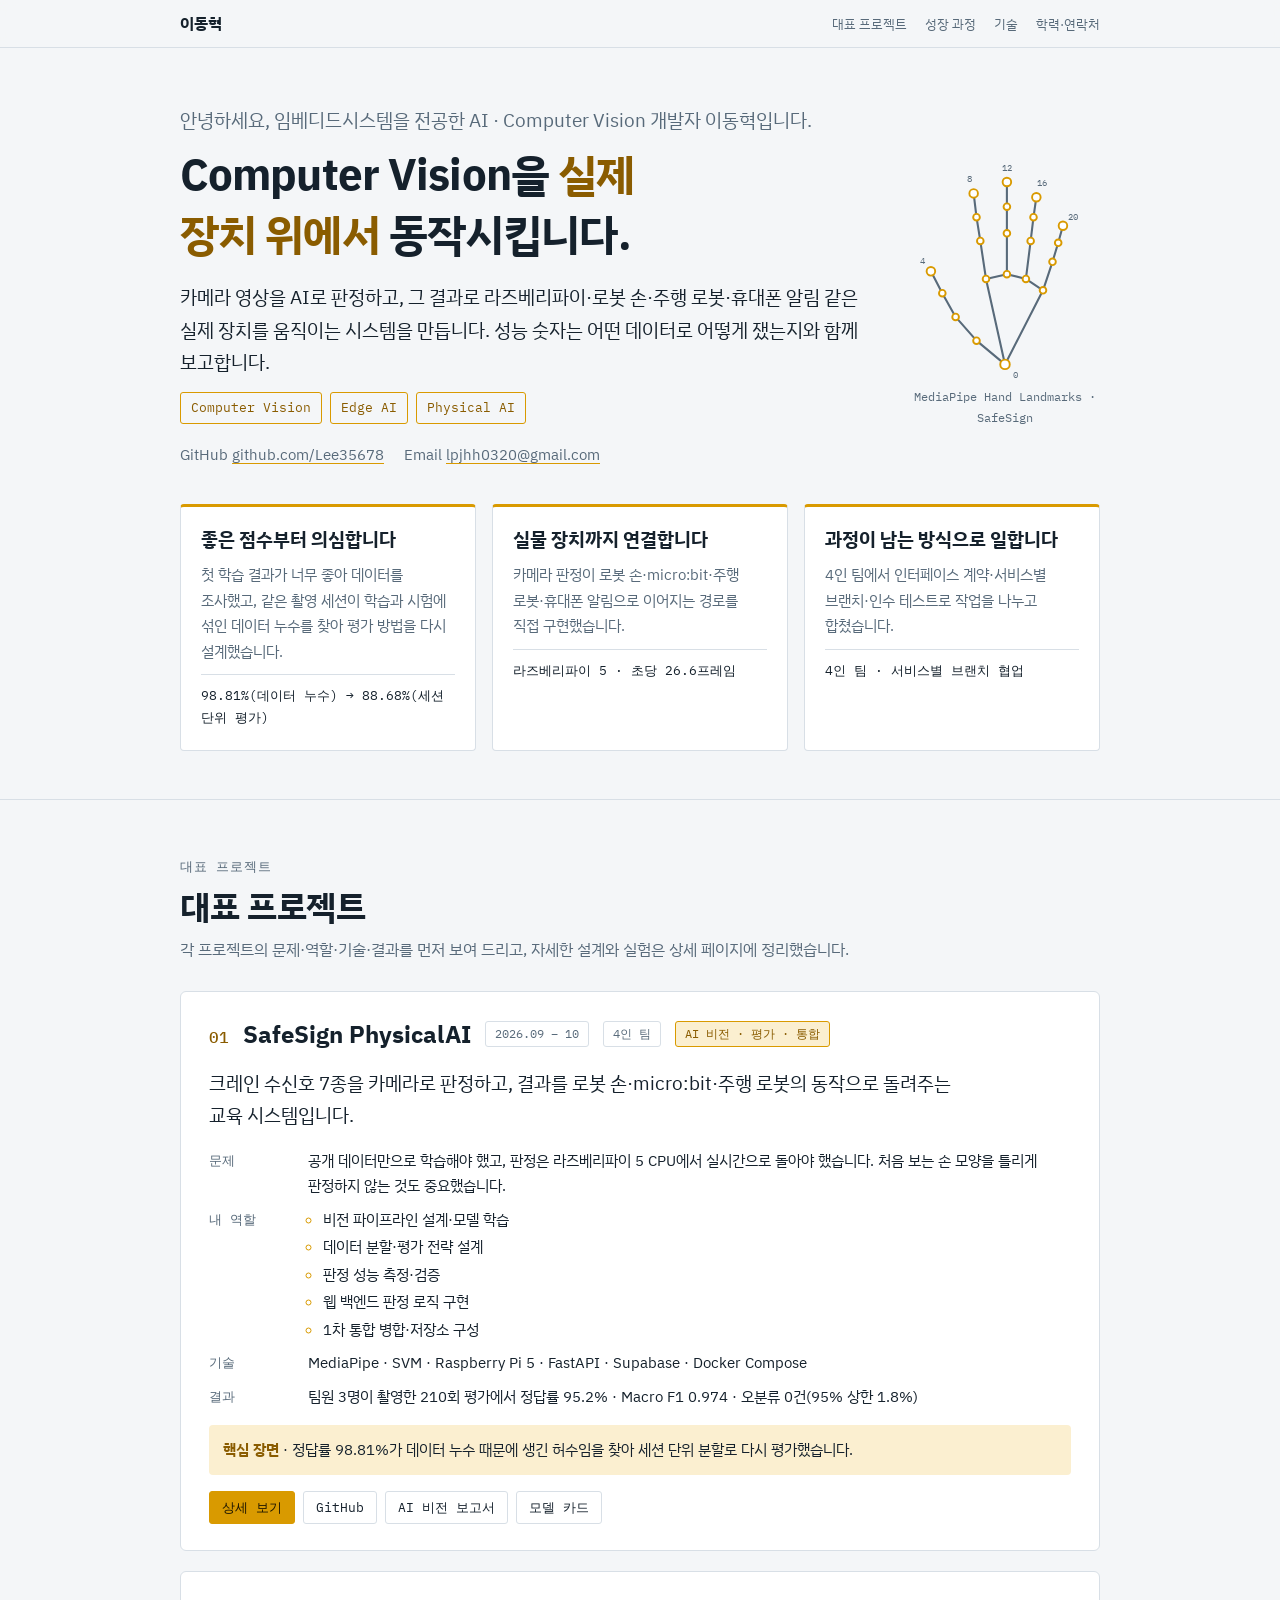
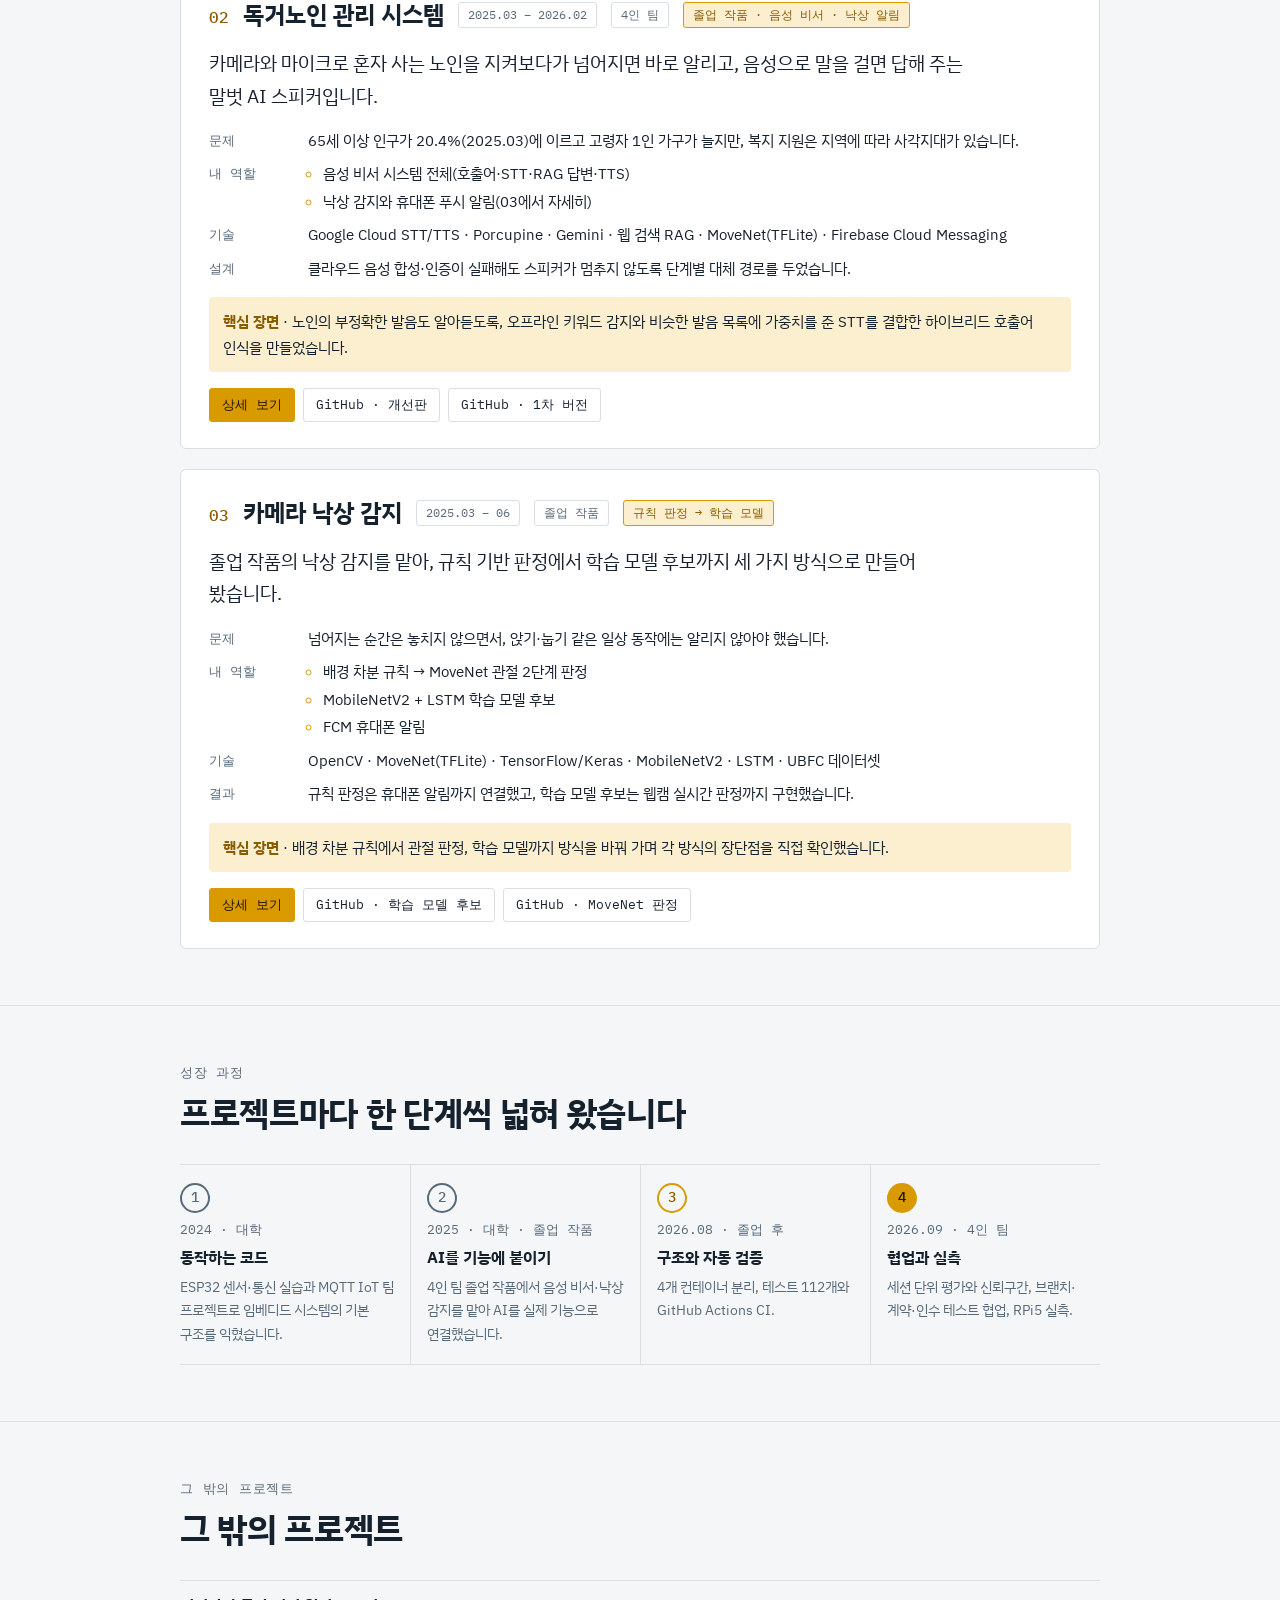
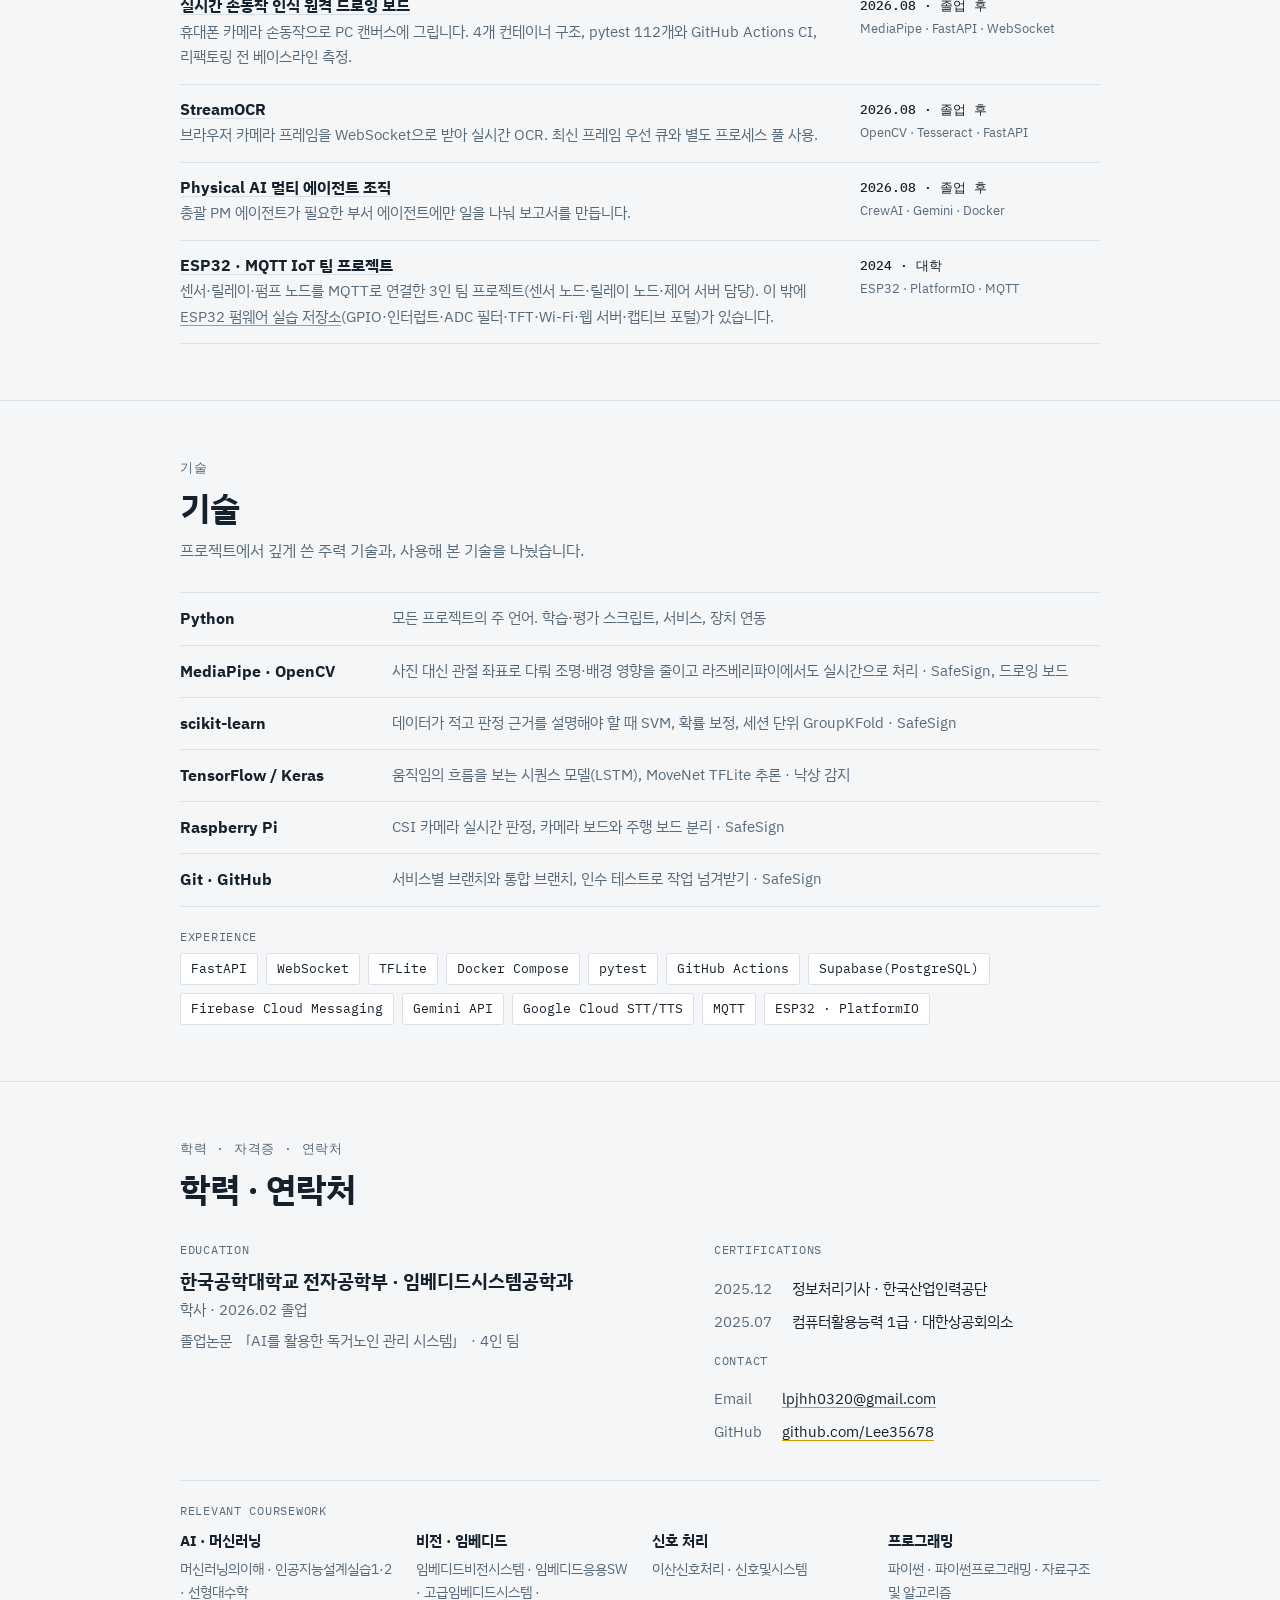
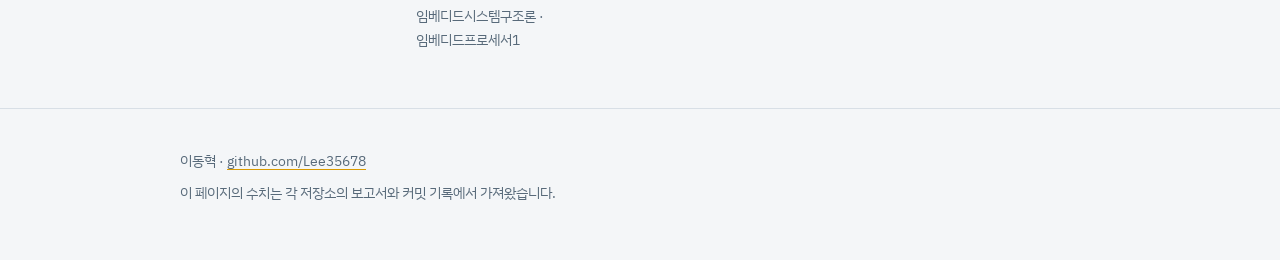
<file: index.html>
<!doctype html>
<html lang="ko">
<head>
<meta charset="utf-8">
<meta name="viewport" content="width=device-width, initial-scale=1, viewport-fit=cover">
<title>이동혁 포트폴리오</title>
<meta name="description" content="AI · Computer Vision 개발자 이동혁의 프로젝트 포트폴리오">
<link rel="preconnect" href="https://fonts.googleapis.com">
<link rel="preconnect" href="https://fonts.gstatic.com" crossorigin>
<link rel="stylesheet" href="https://fonts.googleapis.com/css2?family=IBM+Plex+Mono:wght@400;500&family=IBM+Plex+Sans+KR:wght@400;500;700&display=swap">
<link rel="stylesheet" href="assets/style.css">
</head>
<body>

<header class="topbar">
  <div class="wrap">
    <span class="who">이동혁</span>
    <nav aria-label="목차">
      <a href="#featured">대표 프로젝트</a>
      <a href="#path">성장 과정</a>
      <a href="#skills">기술</a>
      <a href="#edu">학력·연락처</a>
    </nav>
  </div>
</header>

<main>
  <div class="wrap">
    <div class="hero">
      <div class="hero-top">
        <div>
          <p class="hello">안녕하세요, 임베디드시스템을 전공한 AI · Computer Vision 개발자 이동혁입니다.</p>
          <h1>Computer Vision을 <em>실제 장치 위에서</em> 동작시킵니다.</h1>
          <p class="lead">카메라 영상을 AI로 판정하고, 그 결과로 라즈베리파이·로봇 손·주행 로봇·휴대폰 알림 같은 실제 장치를 움직이는 시스템을 만듭니다. 성능 숫자는 어떤 데이터로 어떻게 쟀는지와 함께 보고합니다.</p>
          <div class="tags"><span>Computer Vision</span><span>Edge AI</span><span>Physical AI</span></div>
          <p class="contact"><span>GitHub <a href="https://github.com/Lee35678">github.com/Lee35678</a></span><span>Email <a href="mailto:lpjhh0320@gmail.com">lpjhh0320@gmail.com</a></span></p>
        </div>
        <figure class="hand" aria-label="MediaPipe 손 랜드마크 21개 구조도">
          <svg viewBox="0 0 200 250" role="img">
            <title>손 랜드마크 21개와 연결선</title>
            <g stroke="var(--muted)" stroke-width="2.2" stroke-linecap="round" stroke-linejoin="round" fill="none">
              <polyline points="100,232 70,207 48,182 34,157 22,134"/>
              <polyline points="100,232 80,142 74,102 70,77 67,52"/>
              <polyline points="80,142 102,137 122,142 140,154"/>
              <polyline points="102,137 102,94 102,66 102,40"/>
              <polyline points="122,142 127,102 130,77 133,56"/>
              <polyline points="100,232 140,154 150,124 156,104 161,86"/>
            </g>
            <g fill="var(--surface)" stroke="var(--accent)" stroke-width="2">
              <circle cx="100" cy="232" r="5"/>
              <circle cx="70" cy="207" r="3.5"/><circle cx="48" cy="182" r="3.5"/><circle cx="34" cy="157" r="3.5"/><circle cx="22" cy="134" r="4.5"/>
              <circle cx="80" cy="142" r="3.5"/><circle cx="74" cy="102" r="3.5"/><circle cx="70" cy="77" r="3.5"/><circle cx="67" cy="52" r="4.5"/>
              <circle cx="102" cy="137" r="3.5"/><circle cx="102" cy="94" r="3.5"/><circle cx="102" cy="66" r="3.5"/><circle cx="102" cy="40" r="4.5"/>
              <circle cx="122" cy="142" r="3.5"/><circle cx="127" cy="102" r="3.5"/><circle cx="130" cy="77" r="3.5"/><circle cx="133" cy="56" r="4.5"/>
              <circle cx="140" cy="154" r="3.5"/><circle cx="150" cy="124" r="3.5"/><circle cx="156" cy="104" r="3.5"/><circle cx="161" cy="86" r="4.5"/>
            </g>
            <g font-family="IBM Plex Mono, monospace" font-size="9" fill="var(--muted)">
              <text x="108" y="246">0</text><text x="10" y="126">4</text><text x="60" y="40">8</text>
              <text x="97" y="28">12</text><text x="134" y="44">16</text><text x="166" y="80">20</text>
            </g>
          </svg>
          <figcaption>MediaPipe Hand Landmarks · SafeSign</figcaption>
        </figure>
      </div>

      <ul class="points">
        <li class="point">
          <h2>좋은 점수부터 의심합니다</h2>
          <p>첫 학습 결과가 너무 좋아 데이터를 조사했고, 같은 촬영 세션이 학습과 시험에 섞인 데이터 누수를 찾아 평가 방법을 다시 설계했습니다.</p>
          <p class="fig">98.81%(데이터 누수) → 88.68%(세션 단위 평가)</p>
        </li>
        <li class="point">
          <h2>실물 장치까지 연결합니다</h2>
          <p>카메라 판정이 로봇 손·micro:bit·주행 로봇·휴대폰 알림으로 이어지는 경로를 직접 구현했습니다.</p>
          <p class="fig">라즈베리파이 5 · 초당 26.6프레임</p>
        </li>
        <li class="point">
          <h2>과정이 남는 방식으로 일합니다</h2>
          <p>4인 팀에서 인터페이스 계약·서비스별 브랜치·인수 테스트로 작업을 나누고 합쳤습니다.</p>
          <p class="fig">4인 팀 · 서비스별 브랜치 협업</p>
        </li>
      </ul>
    </div>
  </div>

  <section id="featured">
    <div class="wrap">
      <div class="sec-head">
        <span class="label">대표 프로젝트</span>
        <h2>대표 프로젝트</h2>
        <p>각 프로젝트의 문제·역할·기술·결과를 먼저 보여 드리고, 자세한 설계와 실험은 상세 페이지에 정리했습니다.</p>
      </div>

      <ol class="featured">
        <li class="fp">
          <div class="fp-head"><span class="fp-no">01</span><h3>SafeSign PhysicalAI</h3><span class="chip">2026.09 – 10</span><span class="chip">4인 팀</span><span class="chip strong">AI 비전 · 평가 · 통합</span></div>
          <p class="one">크레인 수신호 7종을 카메라로 판정하고, 결과를 로봇 손·micro:bit·주행 로봇의 동작으로 돌려주는 교육 시스템입니다.</p>
          <dl>
            <dt>문제</dt><dd>공개 데이터만으로 학습해야 했고, 판정은 라즈베리파이 5 CPU에서 실시간으로 돌아야 했습니다. 처음 보는 손 모양을 틀리게 판정하지 않는 것도 중요했습니다.</dd>
            <dt>내 역할</dt><dd><ul class="role-bul"><li>비전 파이프라인 설계·모델 학습</li><li>데이터 분할·평가 전략 설계</li><li>판정 성능 측정·검증</li><li>웹 백엔드 판정 로직 구현</li><li>1차 통합 병합·저장소 구성</li></ul></dd>
            <dt>기술</dt><dd>MediaPipe · SVM · Raspberry Pi 5 · FastAPI · Supabase · Docker Compose</dd>
            <dt>결과</dt><dd>팀원 3명이 촬영한 210회 평가에서 정답률 95.2% · Macro F1 0.974 · 오분류 0건(95% 상한 1.8%)</dd>
          </dl>
          <p class="proof"><b>핵심 장면</b> · 정답률 98.81%가 데이터 누수 때문에 생긴 허수임을 찾아 세션 단위 분할로 다시 평가했습니다.</p>
          <div class="linkrow">
            <a class="btn primary" href="projects/safesign.html">상세 보기</a>
            <a class="btn" href="https://github.com/Lee35678/SafeSign_PhysicalAI/tree/dev">GitHub</a>
            <a class="btn" href="https://github.com/Lee35678/SafeSign_PhysicalAI/blob/dev/document/12_AI%EB%B9%84%EC%A0%84_%EC%A7%84%ED%96%89%EB%B3%B4%EA%B3%A0%EC%84%9C.md">AI 비전 보고서</a>
            <a class="btn" href="https://github.com/Lee35678/SafeSign_PhysicalAI/blob/dev/document/05_%EB%AA%A8%EB%8D%B8%EC%B9%B4%EB%93%9C.md">모델 카드</a>
          </div>
        </li>

        <li class="fp">
          <div class="fp-head"><span class="fp-no">02</span><h3>독거노인 관리 시스템</h3><span class="chip">2025.03 – 2026.02</span><span class="chip">4인 팀</span><span class="chip strong">졸업 작품 · 음성 비서 · 낙상 알림</span></div>
          <p class="one">카메라와 마이크로 혼자 사는 노인을 지켜보다가 넘어지면 바로 알리고, 음성으로 말을 걸면 답해 주는 말벗 AI 스피커입니다.</p>
          <dl>
            <dt>문제</dt><dd>65세 이상 인구가 20.4%(2025.03)에 이르고 고령자 1인 가구가 늘지만, 복지 지원은 지역에 따라 사각지대가 있습니다.</dd>
            <dt>내 역할</dt><dd><ul class="role-bul"><li>음성 비서 시스템 전체(호출어·STT·RAG 답변·TTS)</li><li>낙상 감지와 휴대폰 푸시 알림(03에서 자세히)</li></ul></dd>
            <dt>기술</dt><dd>Google Cloud STT/TTS · Porcupine · Gemini · 웹 검색 RAG · MoveNet(TFLite) · Firebase Cloud Messaging</dd>
            <dt>설계</dt><dd>클라우드 음성 합성·인증이 실패해도 스피커가 멈추지 않도록 단계별 대체 경로를 두었습니다.</dd>
          </dl>
          <p class="proof"><b>핵심 장면</b> · 노인의 부정확한 발음도 알아듣도록, 오프라인 키워드 감지와 비슷한 발음 목록에 가중치를 준 STT를 결합한 하이브리드 호출어 인식을 만들었습니다.</p>
          <div class="linkrow">
            <a class="btn primary" href="projects/ai-speaker.html">상세 보기</a>
            <a class="btn" href="https://github.com/Lee35678/AI_Speaker_new">GitHub · 개선판</a>
            <a class="btn" href="https://github.com/Lee35678/AI_Speaker">GitHub · 1차 버전</a>
          </div>
        </li>

        <li class="fp">
          <div class="fp-head"><span class="fp-no">03</span><h3>카메라 낙상 감지</h3><span class="chip">2025.03 – 06</span><span class="chip">졸업 작품</span><span class="chip strong">규칙 판정 → 학습 모델</span></div>
          <p class="one">졸업 작품의 낙상 감지를 맡아, 규칙 기반 판정에서 학습 모델 후보까지 세 가지 방식으로 만들어 봤습니다.</p>
          <dl>
            <dt>문제</dt><dd>넘어지는 순간은 놓치지 않으면서, 앉기·눕기 같은 일상 동작에는 알리지 않아야 했습니다.</dd>
            <dt>내 역할</dt><dd><ul class="role-bul"><li>배경 차분 규칙 → MoveNet 관절 2단계 판정</li><li>MobileNetV2 + LSTM 학습 모델 후보</li><li>FCM 휴대폰 알림</li></ul></dd>
            <dt>기술</dt><dd>OpenCV · MoveNet(TFLite) · TensorFlow/Keras · MobileNetV2 · LSTM · UBFC 데이터셋</dd>
            <dt>결과</dt><dd>규칙 판정은 휴대폰 알림까지 연결했고, 학습 모델 후보는 웹캠 실시간 판정까지 구현했습니다.</dd>
          </dl>
          <p class="proof"><b>핵심 장면</b> · 배경 차분 규칙에서 관절 판정, 학습 모델까지 방식을 바꿔 가며 각 방식의 장단점을 직접 확인했습니다.</p>
          <div class="linkrow">
            <a class="btn primary" href="projects/fall-detection.html">상세 보기</a>
            <a class="btn" href="https://github.com/Lee35678/Fall_Detection">GitHub · 학습 모델 후보</a>
            <a class="btn" href="https://github.com/Lee35678/AI_Speaker_new">GitHub · MoveNet 판정</a>
          </div>
        </li>
      </ol>
    </div>
  </section>

  <section id="path">
    <div class="wrap">
      <div class="sec-head">
        <span class="label">성장 과정</span>
        <h2>프로젝트마다 한 단계씩 넓혀 왔습니다</h2>
      </div>
      <ol class="mini-path">
        <li class="mp"><span class="step-no">1</span><span class="when">2024 · 대학</span><h3>동작하는 코드</h3><p>ESP32 센서·통신 실습과 MQTT IoT 팀 프로젝트로 임베디드 시스템의 기본 구조를 익혔습니다.</p></li>
        <li class="mp"><span class="step-no">2</span><span class="when">2025 · 대학 · 졸업 작품</span><h3>AI를 기능에 붙이기</h3><p>4인 팀 졸업 작품에서 음성 비서·낙상 감지를 맡아 AI를 실제 기능으로 연결했습니다.</p></li>
        <li class="mp"><span class="step-no">3</span><span class="when">2026.08 · 졸업 후</span><h3>구조와 자동 검증</h3><p>4개 컨테이너 분리, 테스트 112개와 GitHub Actions CI.</p></li>
        <li class="mp"><span class="step-no">4</span><span class="when">2026.09 · 4인 팀</span><h3>협업과 실측</h3><p>세션 단위 평가와 신뢰구간, 브랜치·계약·인수 테스트 협업, RPi5 실측.</p></li>
      </ol>
    </div>
  </section>

  <section id="others">
    <div class="wrap">
      <div class="sec-head">
        <span class="label">그 밖의 프로젝트</span>
        <h2>그 밖의 프로젝트</h2>
      </div>
      <div class="others">
        <div class="orow"><div><h3><a href="https://github.com/Lee35678/Real-time-Hand-Gesture-Recognition-Remote-Drawing-Board">실시간 손동작 인식 원격 드로잉 보드</a></h3><p>휴대폰 카메라 손동작으로 PC 캔버스에 그립니다. 4개 컨테이너 구조, pytest 112개와 GitHub Actions CI, 리팩토링 전 베이스라인 측정.</p></div><aside><b>2026.08 · 졸업 후</b>MediaPipe · FastAPI · WebSocket</aside></div>
        <div class="orow"><div><h3><a href="https://github.com/Lee35678/Real-time-OCR-based-text-extraction">StreamOCR</a></h3><p>브라우저 카메라 프레임을 WebSocket으로 받아 실시간 OCR. 최신 프레임 우선 큐와 별도 프로세스 풀 사용.</p></div><aside><b>2026.08 · 졸업 후</b>OpenCV · Tesseract · FastAPI</aside></div>
        <div class="orow"><div><h3><a href="https://github.com/Lee35678/AI_Agent">Physical AI 멀티 에이전트 조직</a></h3><p>총괄 PM 에이전트가 필요한 부서 에이전트에만 일을 나눠 보고서를 만듭니다.</p></div><aside><b>2026.08 · 졸업 후</b>CrewAI · Gemini · Docker</aside></div>
        <div class="orow"><div><h3><a href="https://github.com/Lee35678/iot_TeamProject">ESP32 · MQTT IoT 팀 프로젝트</a></h3><p>센서·릴레이·펌프 노드를 MQTT로 연결한 3인 팀 프로젝트(센서 노드·릴레이 노드·제어 서버 담당). 이 밖에 <a href="https://github.com/Lee35678?tab=repositories&amp;q=&amp;language=c%2B%2B">ESP32 펌웨어 실습 저장소</a>(GPIO·인터럽트·ADC 필터·TFT·Wi-Fi·웹 서버·캡티브 포털)가 있습니다.</p></div><aside><b>2024 · 대학</b>ESP32 · PlatformIO · MQTT</aside></div>
      </div>
    </div>
  </section>

  <section id="skills">
    <div class="wrap">
      <div class="sec-head">
        <span class="label">기술</span>
        <h2>기술</h2>
        <p>프로젝트에서 깊게 쓴 주력 기술과, 사용해 본 기술을 나눴습니다.</p>
      </div>
      <div class="core" role="table" aria-label="주력 기술">
        <div class="core-row" role="row"><b role="cell">Python</b><span role="cell">모든 프로젝트의 주 언어. 학습·평가 스크립트, 서비스, 장치 연동</span></div>
        <div class="core-row" role="row"><b role="cell">MediaPipe · OpenCV</b><span role="cell">사진 대신 관절 좌표로 다뤄 조명·배경 영향을 줄이고 라즈베리파이에서도 실시간으로 처리 · SafeSign, 드로잉 보드</span></div>
        <div class="core-row" role="row"><b role="cell">scikit-learn</b><span role="cell">데이터가 적고 판정 근거를 설명해야 할 때 SVM, 확률 보정, 세션 단위 GroupKFold · SafeSign</span></div>
        <div class="core-row" role="row"><b role="cell">TensorFlow / Keras</b><span role="cell">움직임의 흐름을 보는 시퀀스 모델(LSTM), MoveNet TFLite 추론 · 낙상 감지</span></div>
        <div class="core-row" role="row"><b role="cell">Raspberry Pi</b><span role="cell">CSI 카메라 실시간 판정, 카메라 보드와 주행 보드 분리 · SafeSign</span></div>
        <div class="core-row" role="row"><b role="cell">Git · GitHub</b><span role="cell">서비스별 브랜치와 통합 브랜치, 인수 테스트로 작업 넘겨받기 · SafeSign</span></div>
      </div>
      <div class="exp">
        <span class="role-k">EXPERIENCE</span>
        <div class="exp-chips"><span>FastAPI</span><span>WebSocket</span><span>TFLite</span><span>Docker Compose</span><span>pytest</span><span>GitHub Actions</span><span>Supabase(PostgreSQL)</span><span>Firebase Cloud Messaging</span><span>Gemini API</span><span>Google Cloud STT/TTS</span><span>MQTT</span><span>ESP32 · PlatformIO</span></div>
      </div>
    </div>
  </section>

  <section id="edu">
    <div class="wrap">
      <div class="sec-head">
        <span class="label">학력 · 자격증 · 연락처</span>
        <h2>학력 · 연락처</h2>
      </div>
      <div class="edu">
        <div class="edu-main">
          <span class="role-k">EDUCATION</span>
          <b>한국공학대학교 전자공학부 · 임베디드시스템공학과</b>
          <p>학사 · 2026.02 졸업</p>
          <p class="edu-thesis">졸업논문 「AI를 활용한 독거노인 관리 시스템」 · 4인 팀</p>
        </div>
        <div class="edu-cert">
          <span class="role-k">CERTIFICATIONS</span>
          <dl class="contact-list">
            <dt>2025.12</dt><dd>정보처리기사 · 한국산업인력공단</dd>
            <dt>2025.07</dt><dd>컴퓨터활용능력 1급 · 대한상공회의소</dd>
          </dl>
          <span class="role-k" style="margin-top:16px;display:block">CONTACT</span>
          <dl class="contact-list">
            <dt>Email</dt><dd><a href="mailto:lpjhh0320@gmail.com">lpjhh0320@gmail.com</a></dd>
            <dt>GitHub</dt><dd><a href="https://github.com/Lee35678">github.com/Lee35678</a></dd>
          </dl>
        </div>
      </div>
      <div class="courses" aria-label="관련 수강 과목">
        <span class="role-k">RELEVANT COURSEWORK</span>
        <div class="course-grid">
          <div><b>AI · 머신러닝</b><p>머신러닝의이해 · 인공지능설계실습1·2 · 선형대수학</p></div>
          <div><b>비전 · 임베디드</b><p>임베디드비전시스템 · 임베디드응용SW · 고급임베디드시스템 · 임베디드시스템구조론 · 임베디드프로세서1</p></div>
          <div><b>신호 처리</b><p>이산신호처리 · 신호및시스템</p></div>
          <div><b>프로그래밍</b><p>파이썬 · 파이썬프로그래밍 · 자료구조 및 알고리즘</p></div>
        </div>
      </div>
    </div>
  </section>

</main>

<footer>
  <div class="wrap">
    <span>이동혁 · <a href="https://github.com/Lee35678">github.com/Lee35678</a></span>
    <span>이 페이지의 수치는 각 저장소의 보고서와 커밋 기록에서 가져왔습니다.</span>
  </div>
</footer>

</body>
</html>
</file>
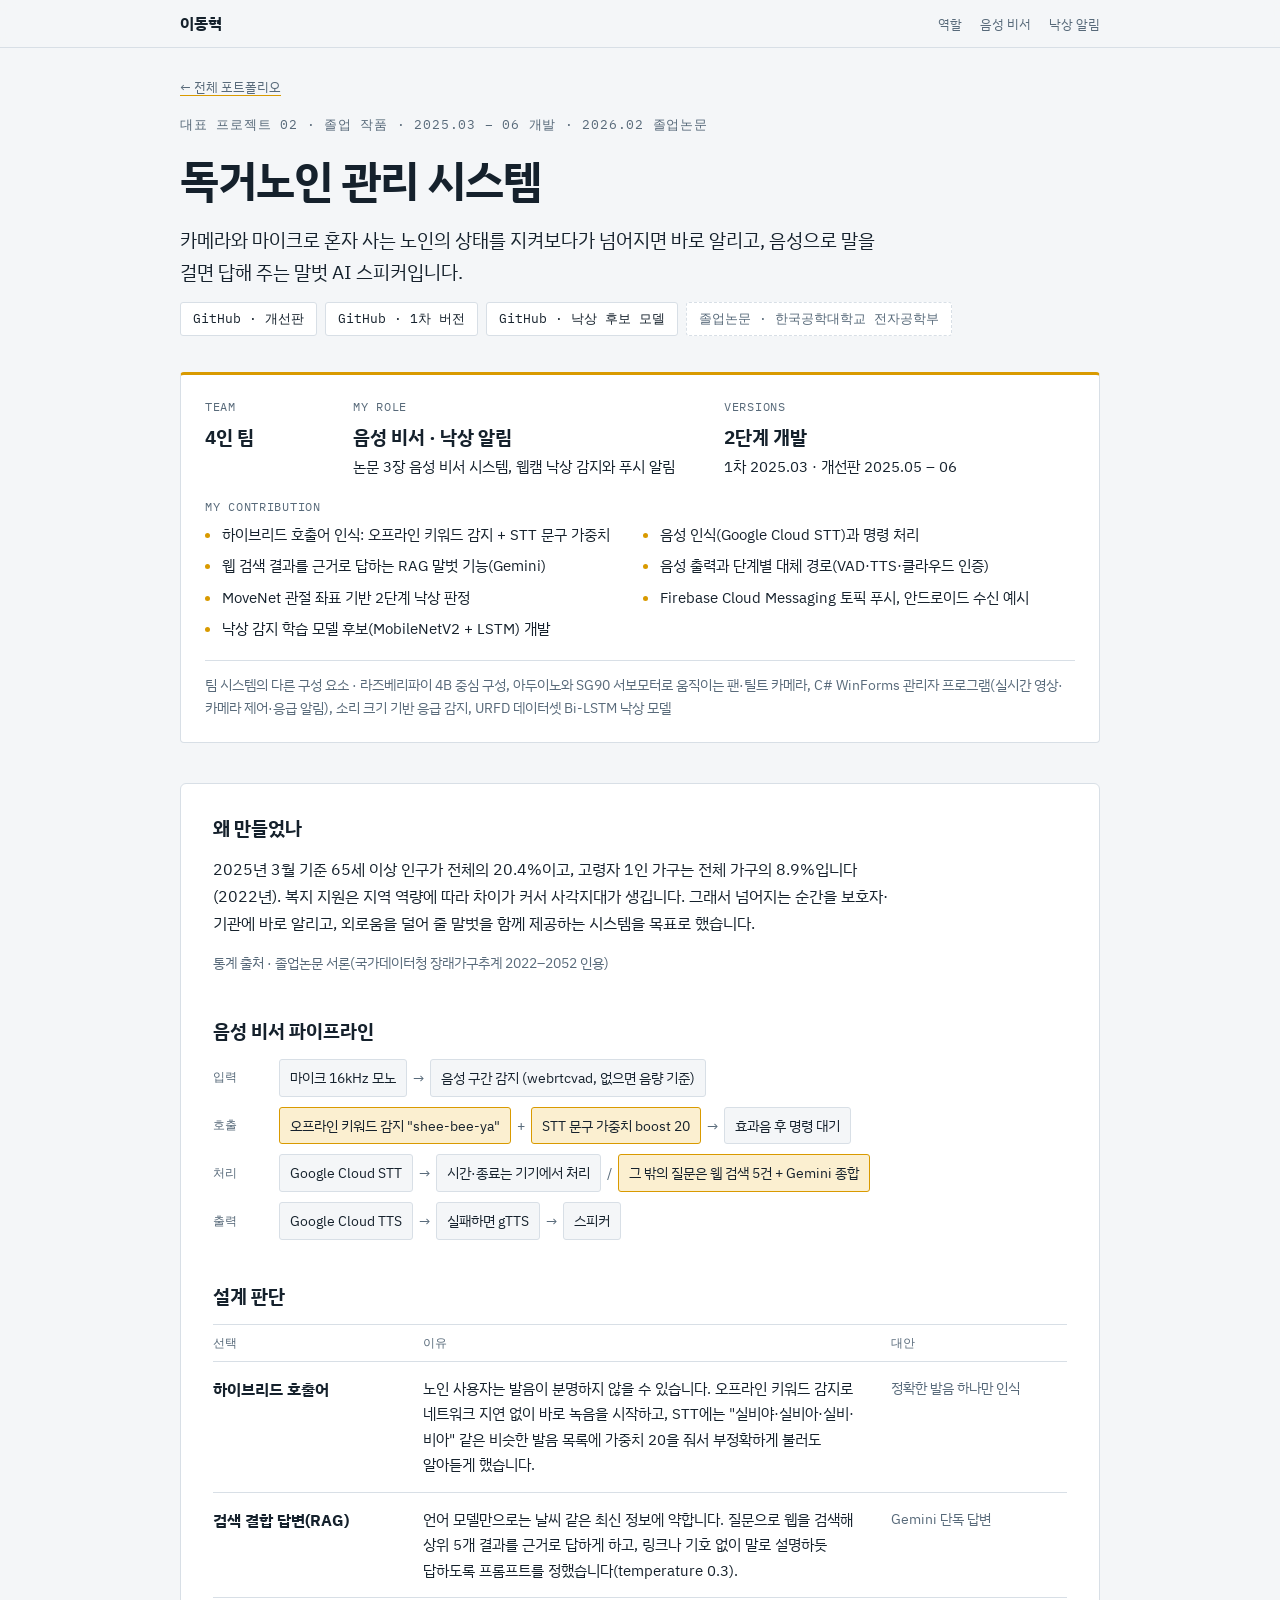
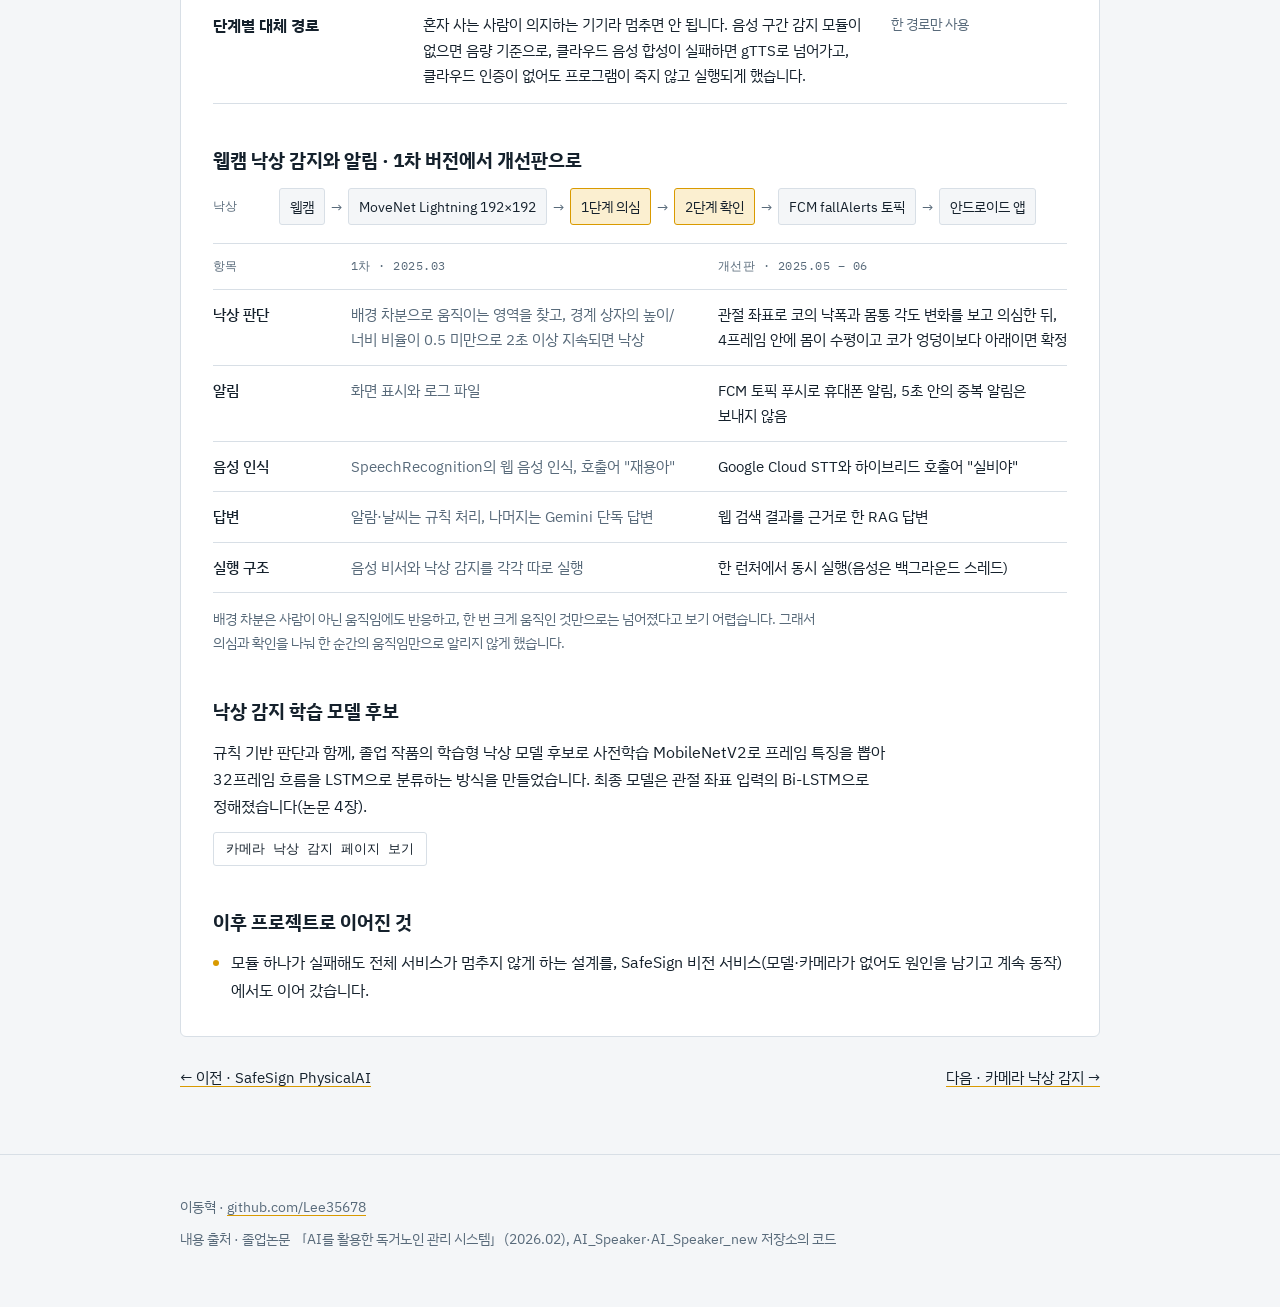
<file: projects/ai-speaker.html>
<!doctype html>
<html lang="ko">
<head>
<meta charset="utf-8">
<meta name="viewport" content="width=device-width, initial-scale=1, viewport-fit=cover">
<title>독거노인 관리 시스템 · 이동혁</title>
<meta name="description" content="4인 팀 졸업 작품 · 음성 비서(호출어·STT·RAG·TTS)와 웹캠 낙상 감지·푸시 알림 담당">
<link rel="preconnect" href="https://fonts.googleapis.com">
<link rel="preconnect" href="https://fonts.gstatic.com" crossorigin>
<link rel="stylesheet" href="https://fonts.googleapis.com/css2?family=IBM+Plex+Mono:wght@400;500&family=IBM+Plex+Sans+KR:wght@400;500;700&display=swap">
<link rel="stylesheet" href="../assets/style.css">
</head>
<body>

<header class="topbar">
  <div class="wrap">
    <a class="who" href="../index.html" style="text-decoration:none">이동혁</a>
    <nav aria-label="목차">
      <a href="#role">역할</a>
      <a href="#voice">음성 비서</a>
      <a href="#fall">낙상 알림</a>
    </nav>
  </div>
</header>

<main>
  <div class="wrap">
    <p class="crumb"><a href="../index.html">← 전체 포트폴리오</a></p>
    <div class="page-head">
      <span class="label">대표 프로젝트 02 · 졸업 작품 · 2025.03 – 06 개발 · 2026.02 졸업논문</span>
      <h1>독거노인 관리 시스템</h1>
      <p class="one">카메라와 마이크로 혼자 사는 노인의 상태를 지켜보다가 넘어지면 바로 알리고, 음성으로 말을 걸면 답해 주는 말벗 AI 스피커입니다.</p>
      <div class="linkrow"><a class="btn" href="https://github.com/Lee35678/AI_Speaker_new">GitHub · 개선판</a><a class="btn" href="https://github.com/Lee35678/AI_Speaker">GitHub · 1차 버전</a><a class="btn" href="https://github.com/Lee35678/Fall_Detection">GitHub · 낙상 후보 모델</a><span class="btn off">졸업논문 · 한국공학대학교 전자공학부</span></div>
    </div>

    <div class="rolebox" id="role">
      <div class="role-top">
        <div><span class="role-k">TEAM</span><b>4인 팀</b></div>
        <div><span class="role-k">MY ROLE</span><b>음성 비서 · 낙상 알림</b><p>논문 3장 음성 비서 시스템, 웹캠 낙상 감지와 푸시 알림</p></div>
        <div><span class="role-k">VERSIONS</span><b>2단계 개발</b><p>1차 2025.03 · 개선판 2025.05 – 06</p></div>
      </div>
      <div>
        <span class="role-k">MY CONTRIBUTION</span>
        <ul class="contrib">
          <li>하이브리드 호출어 인식: 오프라인 키워드 감지 + STT 문구 가중치</li>
          <li>음성 인식(Google Cloud STT)과 명령 처리</li>
          <li>웹 검색 결과를 근거로 답하는 RAG 말벗 기능(Gemini)</li>
          <li>음성 출력과 단계별 대체 경로(VAD·TTS·클라우드 인증)</li>
          <li>MoveNet 관절 좌표 기반 2단계 낙상 판정</li>
          <li>Firebase Cloud Messaging 토픽 푸시, 안드로이드 수신 예시</li>
          <li>낙상 감지 학습 모델 후보(MobileNetV2 + LSTM) 개발</li>
        </ul>
      </div>
      <p class="others-did">팀 시스템의 다른 구성 요소 · 라즈베리파이 4B 중심 구성, 아두이노와 SG90 서보모터로 움직이는 팬·틸트 카메라, C# WinForms 관리자 프로그램(실시간 영상·카메라 제어·응급 알림), 소리 크기 기반 응급 감지, URFD 데이터셋 Bi-LSTM 낙상 모델</p>
    </div>
  </div>

  <div class="wrap" style="padding-block:40px 56px">
    <article class="feature">
      <div class="block">
        <h3>왜 만들었나</h3>
        <p>2025년 3월 기준 65세 이상 인구가 전체의 20.4%이고, 고령자 1인 가구는 전체 가구의 8.9%입니다(2022년). 복지 지원은 지역 역량에 따라 차이가 커서 사각지대가 생깁니다. 그래서 넘어지는 순간을 보호자·기관에 바로 알리고, 외로움을 덜어 줄 말벗을 함께 제공하는 시스템을 목표로 했습니다.</p>
        <p class="note">통계 출처 · 졸업논문 서론(국가데이터청 장래가구추계 2022–2052 인용)</p>
      </div>

      <div class="block" id="voice">
        <h3>음성 비서 파이프라인</h3>
        <div class="flow">
          <div class="flow-line"><span class="k">입력</span><span class="n">마이크 16kHz 모노</span><i>→</i><span class="n">음성 구간 감지 (webrtcvad, 없으면 음량 기준)</span></div>
          <div class="flow-line"><span class="k">호출</span><span class="n hot">오프라인 키워드 감지 "shee-bee-ya"</span><i>+</i><span class="n hot">STT 문구 가중치 boost 20</span><i>→</i><span class="n">효과음 후 명령 대기</span></div>
          <div class="flow-line"><span class="k">처리</span><span class="n">Google Cloud STT</span><i>→</i><span class="n">시간·종료는 기기에서 처리</span><i>/</i><span class="n hot">그 밖의 질문은 웹 검색 5건 + Gemini 종합</span></div>
          <div class="flow-line"><span class="k">출력</span><span class="n">Google Cloud TTS</span><i>→</i><span class="n">실패하면 gTTS</span><i>→</i><span class="n">스피커</span></div>
        </div>
      </div>

      <div class="block">
        <h3>설계 판단</h3>
        <div class="decisions" role="table" aria-label="음성 비서 설계 판단">
          <div class="dec head" role="row"><span role="columnheader">선택</span><span role="columnheader">이유</span><span role="columnheader">대안</span></div>
          <div class="dec" role="row"><b role="cell">하이브리드 호출어</b><p class="why" role="cell">노인 사용자는 발음이 분명하지 않을 수 있습니다. 오프라인 키워드 감지로 네트워크 지연 없이 바로 녹음을 시작하고, STT에는 "실비야·실비아·실비·비아" 같은 비슷한 발음 목록에 가중치 20을 줘서 부정확하게 불러도 알아듣게 했습니다.</p><span class="alt" role="cell">정확한 발음 하나만 인식</span></div>
          <div class="dec" role="row"><b role="cell">검색 결합 답변(RAG)</b><p class="why" role="cell">언어 모델만으로는 날씨 같은 최신 정보에 약합니다. 질문으로 웹을 검색해 상위 5개 결과를 근거로 답하게 하고, 링크나 기호 없이 말로 설명하듯 답하도록 프롬프트를 정했습니다(temperature 0.3).</p><span class="alt" role="cell">Gemini 단독 답변</span></div>
          <div class="dec" role="row"><b role="cell">단계별 대체 경로</b><p class="why" role="cell">혼자 사는 사람이 의지하는 기기라 멈추면 안 됩니다. 음성 구간 감지 모듈이 없으면 음량 기준으로, 클라우드 음성 합성이 실패하면 gTTS로 넘어가고, 클라우드 인증이 없어도 프로그램이 죽지 않고 실행되게 했습니다.</p><span class="alt" role="cell">한 경로만 사용</span></div>
        </div>
      </div>

      <div class="block" id="fall">
        <h3>웹캠 낙상 감지와 알림 · 1차 버전에서 개선판으로</h3>
        <div class="flow" style="margin-bottom:18px">
          <div class="flow-line"><span class="k">낙상</span><span class="n">웹캠</span><i>→</i><span class="n">MoveNet Lightning 192×192</span><i>→</i><span class="n hot">1단계 의심</span><i>→</i><span class="n hot">2단계 확인</span><i>→</i><span class="n">FCM fallAlerts 토픽</span><i>→</i><span class="n">안드로이드 앱</span></div>
        </div>
        <div class="vt" role="table" aria-label="버전별 비교">
          <div class="vt-row head" role="row"><span role="columnheader">항목</span><span role="columnheader">1차 · 2025.03</span><span role="columnheader">개선판 · 2025.05 – 06</span></div>
          <div class="vt-row" role="row"><b role="cell">낙상 판단</b><span class="v1" role="cell">배경 차분으로 움직이는 영역을 찾고, 경계 상자의 높이/너비 비율이 0.5 미만으로 2초 이상 지속되면 낙상</span><span class="v2" role="cell">관절 좌표로 코의 낙폭과 몸통 각도 변화를 보고 의심한 뒤, 4프레임 안에 몸이 수평이고 코가 엉덩이보다 아래이면 확정</span></div>
          <div class="vt-row" role="row"><b role="cell">알림</b><span class="v1" role="cell">화면 표시와 로그 파일</span><span class="v2" role="cell">FCM 토픽 푸시로 휴대폰 알림, 5초 안의 중복 알림은 보내지 않음</span></div>
          <div class="vt-row" role="row"><b role="cell">음성 인식</b><span class="v1" role="cell">SpeechRecognition의 웹 음성 인식, 호출어 "재용아"</span><span class="v2" role="cell">Google Cloud STT와 하이브리드 호출어 "실비야"</span></div>
          <div class="vt-row" role="row"><b role="cell">답변</b><span class="v1" role="cell">알람·날씨는 규칙 처리, 나머지는 Gemini 단독 답변</span><span class="v2" role="cell">웹 검색 결과를 근거로 한 RAG 답변</span></div>
          <div class="vt-row" role="row"><b role="cell">실행 구조</b><span class="v1" role="cell">음성 비서와 낙상 감지를 각각 따로 실행</span><span class="v2" role="cell">한 런처에서 동시 실행(음성은 백그라운드 스레드)</span></div>
        </div>
        <p class="note">배경 차분은 사람이 아닌 움직임에도 반응하고, 한 번 크게 움직인 것만으로는 넘어졌다고 보기 어렵습니다. 그래서 의심과 확인을 나눠 한 순간의 움직임만으로 알리지 않게 했습니다.</p>
      </div>

      <div class="block" id="candidate">
        <h3>낙상 감지 학습 모델 후보</h3>
        <p>규칙 기반 판단과 함께, 졸업 작품의 학습형 낙상 모델 후보로 사전학습 MobileNetV2로 프레임 특징을 뽑아 32프레임 흐름을 LSTM으로 분류하는 방식을 만들었습니다. 최종 모델은 관절 좌표 입력의 Bi-LSTM으로 정해졌습니다(논문 4장).</p>
        <div class="linkrow" style="margin-top:12px"><a class="btn" href="fall-detection.html">카메라 낙상 감지 페이지 보기</a></div>
      </div>

      <div class="block">
        <h3>이후 프로젝트로 이어진 것</h3>
        <ul class="plain-list">
          <li>모듈 하나가 실패해도 전체 서비스가 멈추지 않게 하는 설계를, SafeSign 비전 서비스(모델·카메라가 없어도 원인을 남기고 계속 동작)에서도 이어 갔습니다.</li>
        </ul>
      </div>
    </article>

    <nav class="next-page" aria-label="다른 프로젝트">
      <a href="safesign.html">← 이전 · SafeSign PhysicalAI</a>
      <a href="fall-detection.html">다음 · 카메라 낙상 감지 →</a>
    </nav>
  </div>
</main>

<footer>
  <div class="wrap">
    <span>이동혁 · <a href="https://github.com/Lee35678">github.com/Lee35678</a></span>
    <span>내용 출처 · 졸업논문 「AI를 활용한 독거노인 관리 시스템」(2026.02), AI_Speaker·AI_Speaker_new 저장소의 코드</span>
  </div>
</footer>

</body>
</html>
</file>
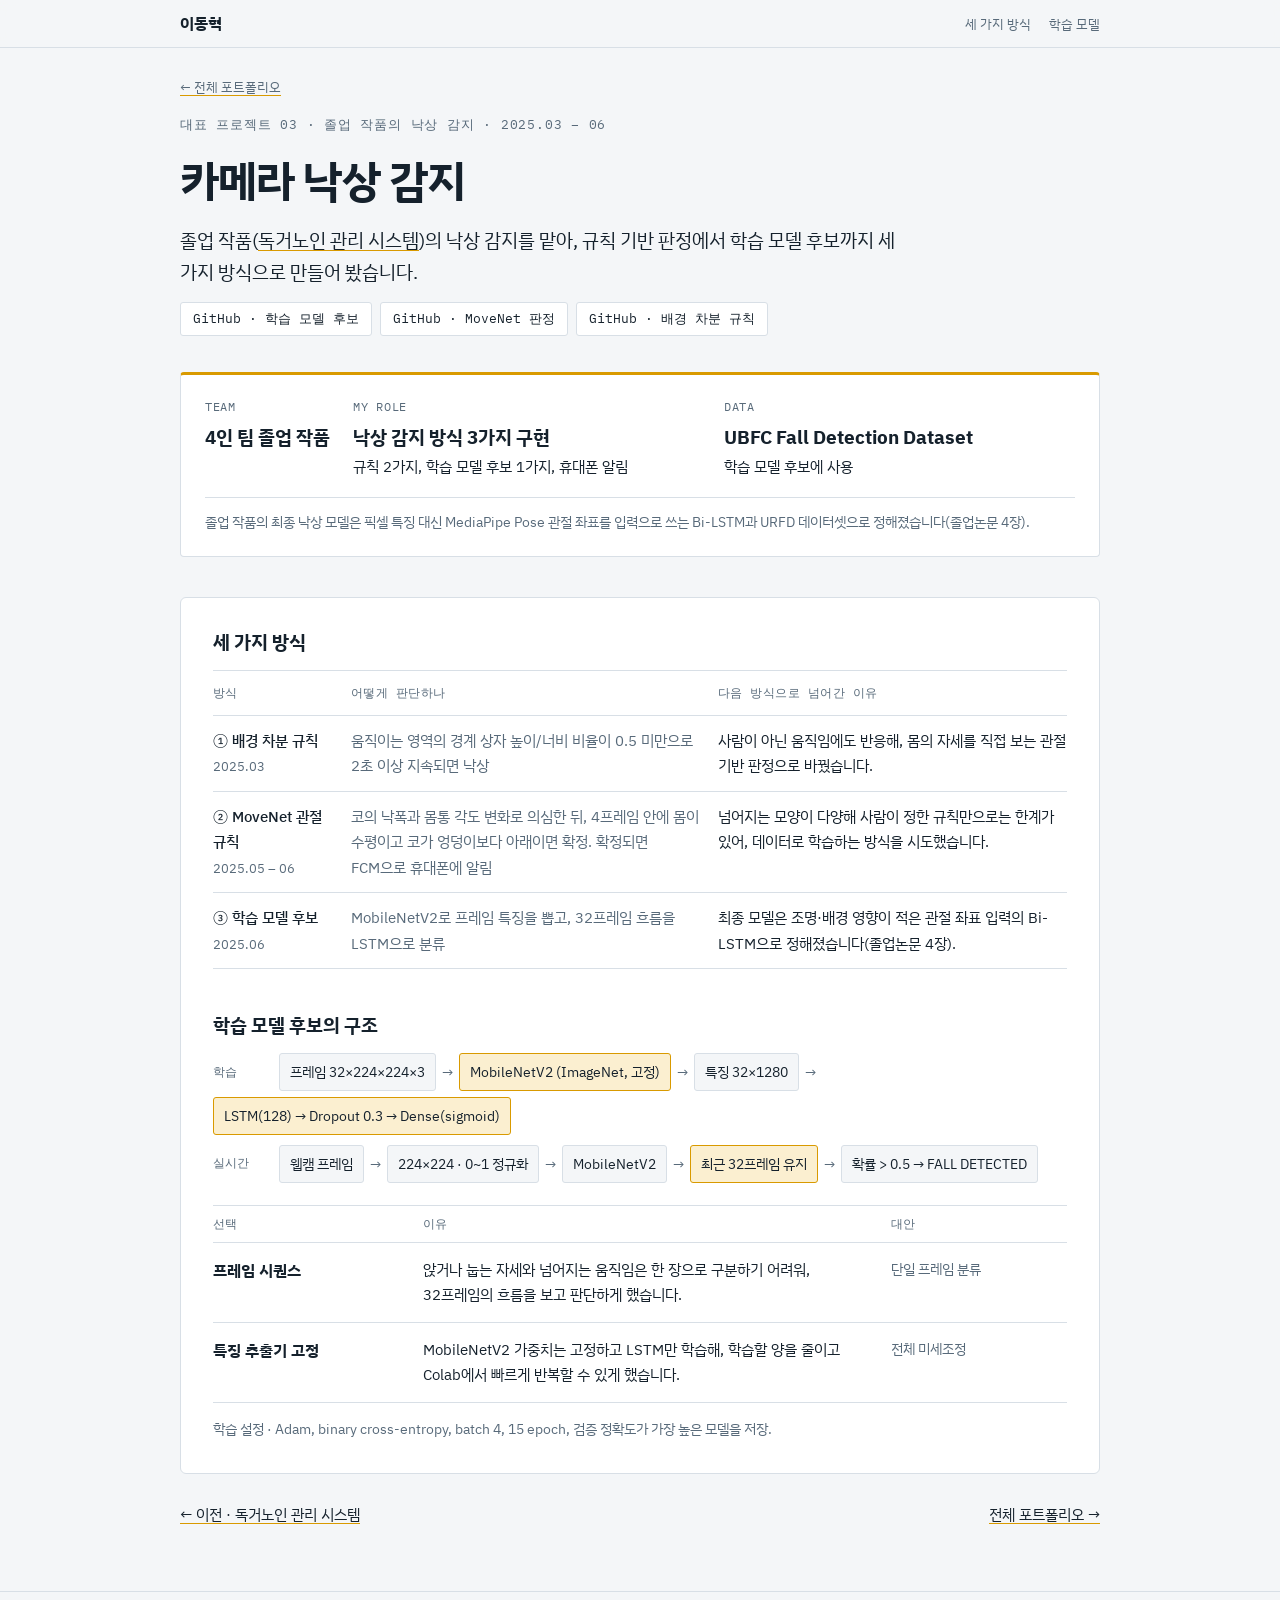
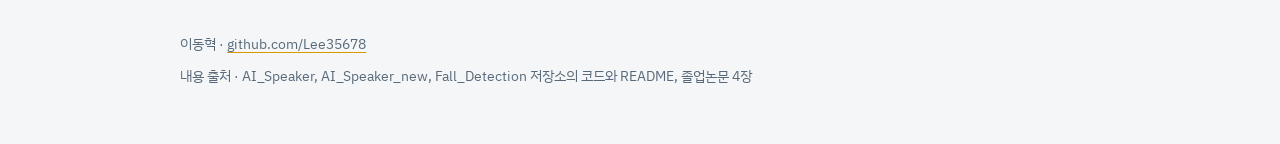
<file: projects/fall-detection.html>
<!doctype html>
<html lang="ko">
<head>
<meta charset="utf-8">
<meta name="viewport" content="width=device-width, initial-scale=1, viewport-fit=cover">
<title>카메라 낙상 감지 · 이동혁</title>
<meta name="description" content="졸업 작품의 낙상 감지 · 배경 차분 규칙, MoveNet 2단계 판정, MobileNetV2 + LSTM 학습 모델 후보">
<link rel="preconnect" href="https://fonts.googleapis.com">
<link rel="preconnect" href="https://fonts.gstatic.com" crossorigin>
<link rel="stylesheet" href="https://fonts.googleapis.com/css2?family=IBM+Plex+Mono:wght@400;500&family=IBM+Plex+Sans+KR:wght@400;500;700&display=swap">
<link rel="stylesheet" href="../assets/style.css">
</head>
<body>

<header class="topbar">
  <div class="wrap">
    <a class="who" href="../index.html" style="text-decoration:none">이동혁</a>
    <nav aria-label="목차">
      <a href="#approaches">세 가지 방식</a>
      <a href="#pipeline">학습 모델</a>
    </nav>
  </div>
</header>

<main>
  <div class="wrap">
    <p class="crumb"><a href="../index.html">← 전체 포트폴리오</a></p>
    <div class="page-head">
      <span class="label">대표 프로젝트 03 · 졸업 작품의 낙상 감지 · 2025.03 – 06</span>
      <h1>카메라 낙상 감지</h1>
      <p class="one">졸업 작품(<a href="ai-speaker.html">독거노인 관리 시스템</a>)의 낙상 감지를 맡아, 규칙 기반 판정에서 학습 모델 후보까지 세 가지 방식으로 만들어 봤습니다.</p>
      <div class="linkrow">
        <a class="btn" href="https://github.com/Lee35678/Fall_Detection">GitHub · 학습 모델 후보</a>
        <a class="btn" href="https://github.com/Lee35678/AI_Speaker_new">GitHub · MoveNet 판정</a>
        <a class="btn" href="https://github.com/Lee35678/AI_Speaker">GitHub · 배경 차분 규칙</a>
      </div>
    </div>

    <div class="rolebox">
      <div class="role-top">
        <div><span class="role-k">TEAM</span><b>4인 팀 졸업 작품</b></div>
        <div><span class="role-k">MY ROLE</span><b>낙상 감지 방식 3가지 구현</b><p>규칙 2가지, 학습 모델 후보 1가지, 휴대폰 알림</p></div>
        <div><span class="role-k">DATA</span><b>UBFC Fall Detection Dataset</b><p>학습 모델 후보에 사용</p></div>
      </div>
      <p class="others-did">졸업 작품의 최종 낙상 모델은 픽셀 특징 대신 MediaPipe Pose 관절 좌표를 입력으로 쓰는 Bi-LSTM과 URFD 데이터셋으로 정해졌습니다(졸업논문 4장).</p>
    </div>
  </div>

  <div class="wrap" style="padding-block:40px 56px">
    <article class="feature">
      <div class="block" id="approaches">
        <h3>세 가지 방식</h3>
        <div class="vt" role="table" aria-label="낙상 감지 방식 비교">
          <div class="vt-row head" role="row"><span role="columnheader">방식</span><span role="columnheader">어떻게 판단하나</span><span role="columnheader">다음 방식으로 넘어간 이유</span></div>
          <div class="vt-row" role="row"><b role="cell">① 배경 차분 규칙<br><span class="mono" style="font-weight:400;color:var(--muted);font-size:0.8125rem">2025.03</span></b><span class="v1" role="cell">움직이는 영역의 경계 상자 높이/너비 비율이 0.5 미만으로 2초 이상 지속되면 낙상</span><span class="v2" role="cell">사람이 아닌 움직임에도 반응해, 몸의 자세를 직접 보는 관절 기반 판정으로 바꿨습니다.</span></div>
          <div class="vt-row" role="row"><b role="cell">② MoveNet 관절 규칙<br><span class="mono" style="font-weight:400;color:var(--muted);font-size:0.8125rem">2025.05 – 06</span></b><span class="v1" role="cell">코의 낙폭과 몸통 각도 변화로 의심한 뒤, 4프레임 안에 몸이 수평이고 코가 엉덩이보다 아래이면 확정. 확정되면 FCM으로 휴대폰에 알림</span><span class="v2" role="cell">넘어지는 모양이 다양해 사람이 정한 규칙만으로는 한계가 있어, 데이터로 학습하는 방식을 시도했습니다.</span></div>
          <div class="vt-row" role="row"><b role="cell">③ 학습 모델 후보<br><span class="mono" style="font-weight:400;color:var(--muted);font-size:0.8125rem">2025.06</span></b><span class="v1" role="cell">MobileNetV2로 프레임 특징을 뽑고, 32프레임 흐름을 LSTM으로 분류</span><span class="v2" role="cell">최종 모델은 조명·배경 영향이 적은 관절 좌표 입력의 Bi-LSTM으로 정해졌습니다(졸업논문 4장).</span></div>
        </div>
      </div>

      <div class="block" id="pipeline">
        <h3>학습 모델 후보의 구조</h3>
        <div class="flow">
          <div class="flow-line"><span class="k">학습</span><span class="n">프레임 32×224×224×3</span><i>→</i><span class="n hot">MobileNetV2 (ImageNet, 고정)</span><i>→</i><span class="n">특징 32×1280</span><i>→</i><span class="n hot">LSTM(128) → Dropout 0.3 → Dense(sigmoid)</span></div>
          <div class="flow-line"><span class="k">실시간</span><span class="n">웹캠 프레임</span><i>→</i><span class="n">224×224 · 0~1 정규화</span><i>→</i><span class="n">MobileNetV2</span><i>→</i><span class="n hot">최근 32프레임 유지</span><i>→</i><span class="n">확률 &gt; 0.5 → FALL DETECTED</span></div>
        </div>
        <div class="decisions" role="table" aria-label="설계 판단" style="margin-top:22px">
          <div class="dec head" role="row"><span role="columnheader">선택</span><span role="columnheader">이유</span><span role="columnheader">대안</span></div>
          <div class="dec" role="row"><b role="cell">프레임 시퀀스</b><p class="why" role="cell">앉거나 눕는 자세와 넘어지는 움직임은 한 장으로 구분하기 어려워, 32프레임의 흐름을 보고 판단하게 했습니다.</p><span class="alt" role="cell">단일 프레임 분류</span></div>
          <div class="dec" role="row"><b role="cell">특징 추출기 고정</b><p class="why" role="cell">MobileNetV2 가중치는 고정하고 LSTM만 학습해, 학습할 양을 줄이고 Colab에서 빠르게 반복할 수 있게 했습니다.</p><span class="alt" role="cell">전체 미세조정</span></div>
        </div>
        <p class="note">학습 설정 · Adam, binary cross-entropy, batch 4, 15 epoch, 검증 정확도가 가장 높은 모델을 저장.</p>
      </div>

    </article>

    <nav class="next-page" aria-label="다른 프로젝트">
      <a href="ai-speaker.html">← 이전 · 독거노인 관리 시스템</a>
      <a href="../index.html">전체 포트폴리오 →</a>
    </nav>
  </div>
</main>

<footer>
  <div class="wrap">
    <span>이동혁 · <a href="https://github.com/Lee35678">github.com/Lee35678</a></span>
    <span>내용 출처 · AI_Speaker, AI_Speaker_new, Fall_Detection 저장소의 코드와 README, 졸업논문 4장</span>
  </div>
</footer>

</body>
</html>
</file>
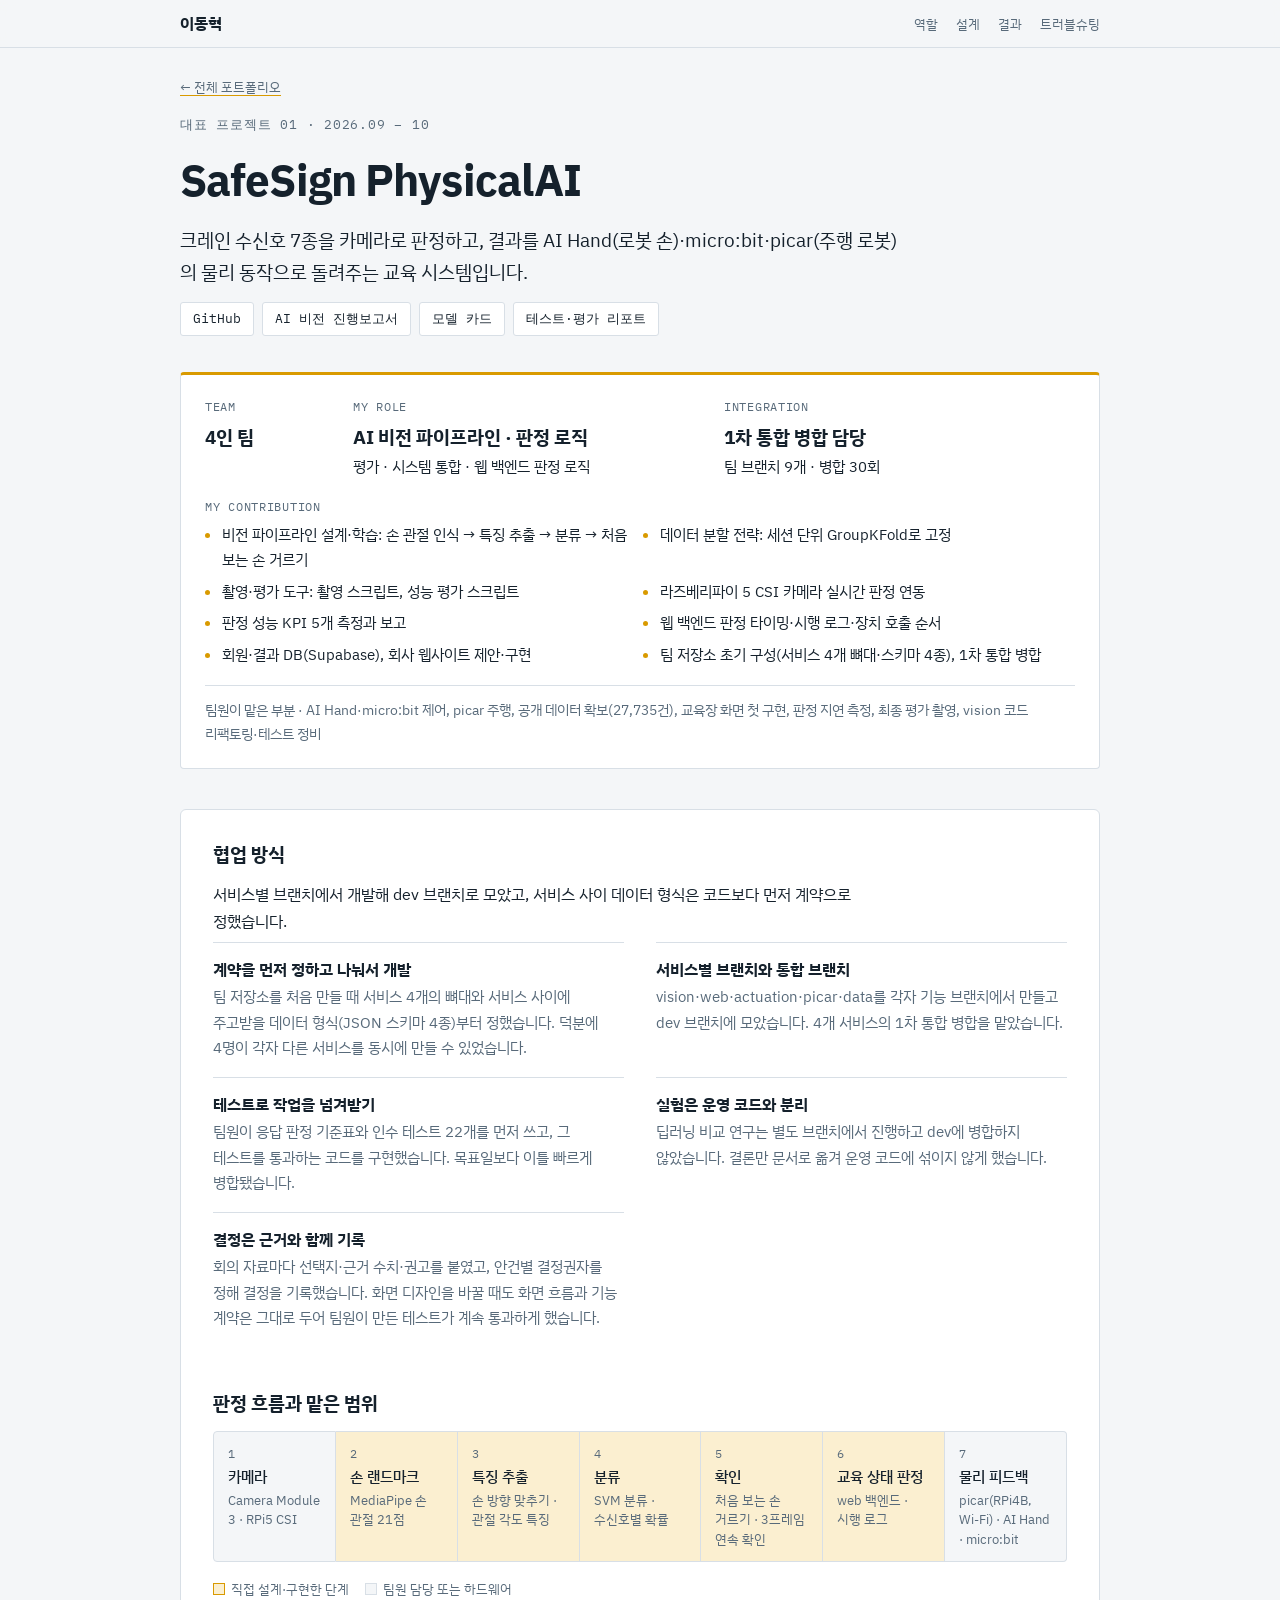
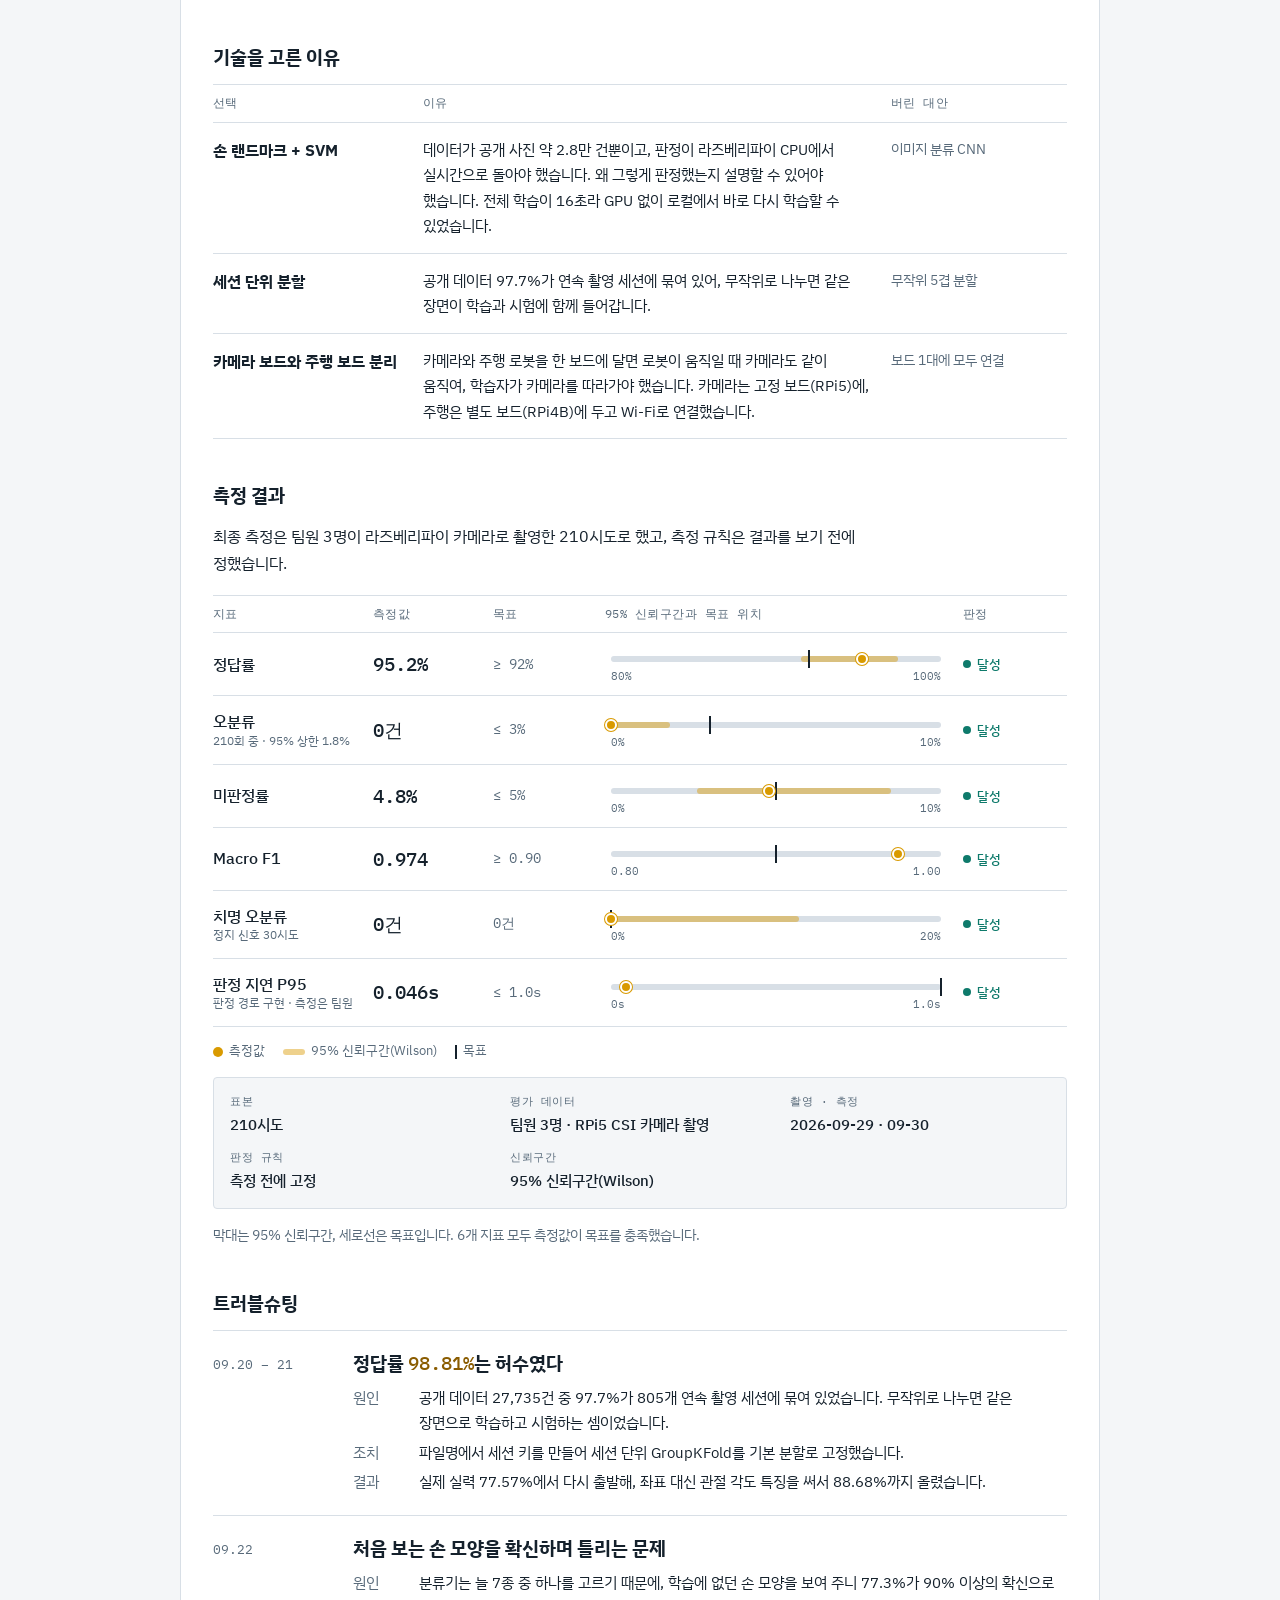
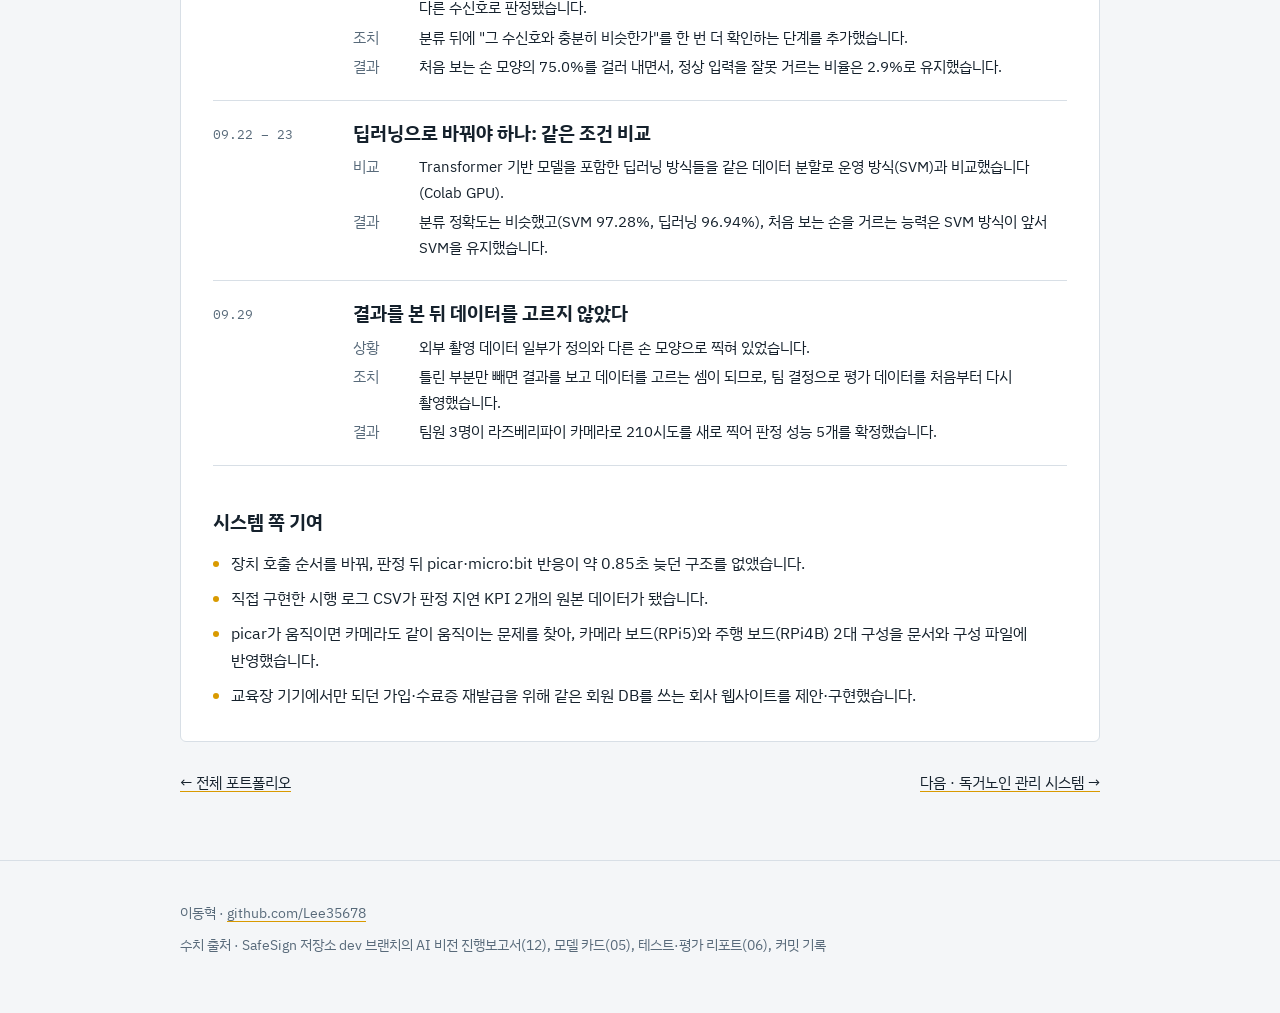
<file: projects/safesign.html>
<!doctype html>
<html lang="ko">
<head>
<meta charset="utf-8">
<meta name="viewport" content="width=device-width, initial-scale=1, viewport-fit=cover">
<title>SafeSign PhysicalAI · 이동혁</title>
<meta name="description" content="크레인 수신호 7종 판정 비전 파이프라인 · 이동혁 담당 범위와 설계·평가·트러블슈팅">
<link rel="preconnect" href="https://fonts.googleapis.com">
<link rel="preconnect" href="https://fonts.gstatic.com" crossorigin>
<link rel="stylesheet" href="https://fonts.googleapis.com/css2?family=IBM+Plex+Mono:wght@400;500&family=IBM+Plex+Sans+KR:wght@400;500;700&display=swap">
<link rel="stylesheet" href="../assets/style.css">
</head>
<body>

<header class="topbar">
  <div class="wrap">
    <a class="who" href="../index.html" style="text-decoration:none">이동혁</a>
    <nav aria-label="목차">
      <a href="#role">역할</a>
      <a href="#design">설계</a>
      <a href="#result">결과</a>
      <a href="#trouble">트러블슈팅</a>
    </nav>
  </div>
</header>

<main>
  <div class="wrap">
    <p class="crumb"><a href="../index.html">← 전체 포트폴리오</a></p>
    <div class="page-head">
      <span class="label">대표 프로젝트 01 · 2026.09 – 10</span>
      <h1>SafeSign PhysicalAI</h1>
      <p class="one">크레인 수신호 7종을 카메라로 판정하고, 결과를 AI Hand(로봇 손)·micro:bit·picar(주행 로봇)의 물리 동작으로 돌려주는 교육 시스템입니다.</p>
      <div class="linkrow">
        <a class="btn" href="https://github.com/Lee35678/SafeSign_PhysicalAI/tree/dev">GitHub</a>
        <a class="btn" href="https://github.com/Lee35678/SafeSign_PhysicalAI/blob/dev/document/12_AI%EB%B9%84%EC%A0%84_%EC%A7%84%ED%96%89%EB%B3%B4%EA%B3%A0%EC%84%9C.md">AI 비전 진행보고서</a>
        <a class="btn" href="https://github.com/Lee35678/SafeSign_PhysicalAI/blob/dev/document/05_%EB%AA%A8%EB%8D%B8%EC%B9%B4%EB%93%9C.md">모델 카드</a>
        <a class="btn" href="https://github.com/Lee35678/SafeSign_PhysicalAI/blob/dev/document/06_%ED%85%8C%EC%8A%A4%ED%8A%B8%C2%B7%ED%8F%89%EA%B0%80%EB%A6%AC%ED%8F%AC%ED%8A%B8.md">테스트·평가 리포트</a>
      </div>
    </div>

    <div class="rolebox" id="role">
      <div class="role-top">
        <div><span class="role-k">TEAM</span><b>4인 팀</b></div>
        <div><span class="role-k">MY ROLE</span><b>AI 비전 파이프라인 · 판정 로직</b><p>평가 · 시스템 통합 · 웹 백엔드 판정 로직</p></div>
        <div><span class="role-k">INTEGRATION</span><b>1차 통합 병합 담당</b><p>팀 브랜치 9개 · 병합 30회</p></div>
      </div>
      <div>
        <span class="role-k">MY CONTRIBUTION</span>
        <ul class="contrib">
          <li>비전 파이프라인 설계·학습: 손 관절 인식 → 특징 추출 → 분류 → 처음 보는 손 거르기</li>
          <li>데이터 분할 전략: 세션 단위 GroupKFold로 고정</li>
          <li>촬영·평가 도구: 촬영 스크립트, 성능 평가 스크립트</li>
          <li>라즈베리파이 5 CSI 카메라 실시간 판정 연동</li>
          <li>판정 성능 KPI 5개 측정과 보고</li>
          <li>웹 백엔드 판정 타이밍·시행 로그·장치 호출 순서</li>
          <li>회원·결과 DB(Supabase), 회사 웹사이트 제안·구현</li>
          <li>팀 저장소 초기 구성(서비스 4개 뼈대·스키마 4종), 1차 통합 병합</li>
        </ul>
      </div>
      <p class="others-did">팀원이 맡은 부분 · AI Hand·micro:bit 제어, picar 주행, 공개 데이터 확보(27,735건), 교육장 화면 첫 구현, 판정 지연 측정, 최종 평가 촬영, vision 코드 리팩토링·테스트 정비</p>
    </div>
  </div>

  <div class="wrap" style="padding-block:40px 56px">
    <article class="feature">
        <div class="block">
          <h3>협업 방식</h3>
          <p style="margin-bottom:6px">서비스별 브랜치에서 개발해 dev 브랜치로 모았고, 서비스 사이 데이터 형식은 코드보다 먼저 계약으로 정했습니다.</p>
      <div class="collab" style="margin-top:0">
        <div class="collab-item">
          <h4>계약을 먼저 정하고 나눠서 개발</h4>
          <p>팀 저장소를 처음 만들 때 서비스 4개의 뼈대와 서비스 사이에 주고받을 데이터 형식(JSON 스키마 4종)부터 정했습니다. 덕분에 4명이 각자 다른 서비스를 동시에 만들 수 있었습니다.</p>
        </div>
        <div class="collab-item">
          <h4>서비스별 브랜치와 통합 브랜치</h4>
          <p>vision·web·actuation·picar·data를 각자 기능 브랜치에서 만들고 dev 브랜치에 모았습니다. 4개 서비스의 1차 통합 병합을 맡았습니다.</p>
        </div>
        <div class="collab-item">
          <h4>테스트로 작업을 넘겨받기</h4>
          <p>팀원이 응답 판정 기준표와 인수 테스트 22개를 먼저 쓰고, 그 테스트를 통과하는 코드를 구현했습니다. 목표일보다 이틀 빠르게 병합됐습니다.</p>
        </div>
        <div class="collab-item">
          <h4>실험은 운영 코드와 분리</h4>
          <p>딥러닝 비교 연구는 별도 브랜치에서 진행하고 dev에 병합하지 않았습니다. 결론만 문서로 옮겨 운영 코드에 섞이지 않게 했습니다.</p>
        </div>
        <div class="collab-item">
          <h4>결정은 근거와 함께 기록</h4>
          <p>회의 자료마다 선택지·근거 수치·권고를 붙였고, 안건별 결정권자를 정해 결정을 기록했습니다. 화면 디자인을 바꿀 때도 화면 흐름과 기능 계약은 그대로 두어 팀원이 만든 테스트가 계속 통과하게 했습니다.</p>
        </div>
      </div>

        </div>

        <div class="block" id="design">
          <h3>판정 흐름과 맡은 범위</h3>
          <div class="pipe-scroll">
            <ol class="pipe">
              <li><div class="n">1</div><div class="t">카메라</div><div class="d">Camera Module 3 · RPi5 CSI</div></li>
              <li class="mine"><div class="n">2</div><div class="t">손 랜드마크</div><div class="d">MediaPipe 손 관절 21점</div></li>
              <li class="mine"><div class="n">3</div><div class="t">특징 추출</div><div class="d">손 방향 맞추기 · 관절 각도 특징</div></li>
              <li class="mine"><div class="n">4</div><div class="t">분류</div><div class="d">SVM 분류 · 수신호별 확률</div></li>
              <li class="mine"><div class="n">5</div><div class="t">확인</div><div class="d">처음 보는 손 거르기 · 3프레임 연속 확인</div></li>
              <li class="mine"><div class="n">6</div><div class="t">교육 상태 판정</div><div class="d">web 백엔드 · 시행 로그</div></li>
              <li><div class="n">7</div><div class="t">물리 피드백</div><div class="d">picar(RPi4B, Wi-Fi) · AI Hand · micro:bit</div></li>
            </ol>
          </div>
          <div class="pipe-legend"><span><i class="swatch mine"></i>직접 설계·구현한 단계</span><span><i class="swatch"></i>팀원 담당 또는 하드웨어</span></div>
        </div>

        <div class="block">
          <h3>기술을 고른 이유</h3>
          <div class="decisions" role="table" aria-label="주요 기술 결정">
            <div class="dec head" role="row"><span role="columnheader">선택</span><span role="columnheader">이유</span><span role="columnheader">버린 대안</span></div>
            <div class="dec" role="row"><b role="cell">손 랜드마크 + SVM</b><p class="why" role="cell">데이터가 공개 사진 약 2.8만 건뿐이고, 판정이 라즈베리파이 CPU에서 실시간으로 돌아야 했습니다. 왜 그렇게 판정했는지 설명할 수 있어야 했습니다. 전체 학습이 16초라 GPU 없이 로컬에서 바로 다시 학습할 수 있었습니다.</p><span class="alt" role="cell">이미지 분류 CNN</span></div>
            <div class="dec" role="row"><b role="cell">세션 단위 분할</b><p class="why" role="cell">공개 데이터 97.7%가 연속 촬영 세션에 묶여 있어, 무작위로 나누면 같은 장면이 학습과 시험에 함께 들어갑니다.</p><span class="alt" role="cell">무작위 5겹 분할</span></div>
            <div class="dec" role="row"><b role="cell">카메라 보드와 주행 보드 분리</b><p class="why" role="cell">카메라와 주행 로봇을 한 보드에 달면 로봇이 움직일 때 카메라도 같이 움직여, 학습자가 카메라를 따라가야 했습니다. 카메라는 고정 보드(RPi5)에, 주행은 별도 보드(RPi4B)에 두고 Wi-Fi로 연결했습니다.</p><span class="alt" role="cell">보드 1대에 모두 연결</span></div>
          </div>
        </div>

        <div class="block" id="result">
          <h3>측정 결과</h3>
          <p>최종 측정은 팀원 3명이 라즈베리파이 카메라로 촬영한 210시도로 했고, 측정 규칙은 결과를 보기 전에 정했습니다.</p>
          <div class="kpi" role="table" aria-label="판정 성능 KPI">
            <div class="kpi-row head" role="row">
              <span role="columnheader">지표</span><span role="columnheader">측정값</span><span role="columnheader">목표</span><span role="columnheader">95% 신뢰구간과 목표 위치</span><span role="columnheader">판정</span>
            </div>
            <div class="kpi-row" role="row">
              <span class="kpi-name" role="cell">정답률</span>
              <span class="kpi-val" role="cell">95.2%</span>
              <span class="kpi-goal" role="cell">≥ 92%</span>
              <div class="scale" role="cell" aria-label="신뢰구간 91.5~97.4%, 목표 92%">
                <div class="track"></div><div class="band" style="left:57.5%;width:29.5%"></div><div class="goal" style="left:60%"></div><div class="pt" style="left:76%"></div>
                <span class="ax l">80%</span><span class="ax r">100%</span>
              </div>
              <span class="state ok" role="cell">달성</span>
            </div>
            <div class="kpi-row" role="row">
              <span class="kpi-name" role="cell">오분류<small>210회 중 · 95% 상한 1.8%</small></span>
              <span class="kpi-val" role="cell">0건</span>
              <span class="kpi-goal" role="cell">≤ 3%</span>
              <div class="scale" role="cell" aria-label="95% 상한 1.8%, 목표 3%">
                <div class="track"></div><div class="band" style="left:0;width:18%"></div><div class="goal" style="left:30%"></div><div class="pt" style="left:0%"></div>
                <span class="ax l">0%</span><span class="ax r">10%</span>
              </div>
              <span class="state ok" role="cell">달성</span>
            </div>
            <div class="kpi-row" role="row">
              <span class="kpi-name" role="cell">미판정률</span>
              <span class="kpi-val" role="cell">4.8%</span>
              <span class="kpi-goal" role="cell">≤ 5%</span>
              <div class="scale" role="cell" aria-label="신뢰구간 2.6~8.5%, 목표 5%">
                <div class="track"></div><div class="band" style="left:26%;width:59%"></div><div class="goal" style="left:50%"></div><div class="pt" style="left:48%"></div>
                <span class="ax l">0%</span><span class="ax r">10%</span>
              </div>
              <span class="state ok" role="cell">달성</span>
            </div>
            <div class="kpi-row" role="row">
              <span class="kpi-name" role="cell">Macro F1</span>
              <span class="kpi-val" role="cell">0.974</span>
              <span class="kpi-goal" role="cell">≥ 0.90</span>
              <div class="scale" role="cell" aria-label="측정 0.974, 목표 0.90">
                <div class="track"></div><div class="goal" style="left:50%"></div><div class="pt" style="left:87%"></div>
                <span class="ax l">0.80</span><span class="ax r">1.00</span>
              </div>
              <span class="state ok" role="cell">달성</span>
            </div>
            <div class="kpi-row" role="row">
              <span class="kpi-name" role="cell">치명 오분류<small>정지 신호 30시도</small></span>
              <span class="kpi-val" role="cell">0건</span>
              <span class="kpi-goal" role="cell">0건</span>
              <div class="scale" role="cell" aria-label="95% 상한 11.4%, 목표 0건">
                <div class="track"></div><div class="band" style="left:0;width:57%"></div><div class="goal" style="left:0%"></div><div class="pt" style="left:0%"></div>
                <span class="ax l">0%</span><span class="ax r">20%</span>
              </div>
              <span class="state ok" role="cell">달성</span>
            </div>
            <div class="kpi-row" role="row">
              <span class="kpi-name" role="cell">판정 지연 P95<small>판정 경로 구현 · 측정은 팀원</small></span>
              <span class="kpi-val" role="cell">0.046s</span>
              <span class="kpi-goal" role="cell">≤ 1.0s</span>
              <div class="scale" role="cell" aria-label="95% 상한 0.065초, 목표 1.0초">
                <div class="track"></div><div class="band" style="left:4.6%;width:1.9%"></div><div class="goal" style="left:100%"></div><div class="pt" style="left:4.6%"></div>
                <span class="ax l">0s</span><span class="ax r">1.0s</span>
              </div>
              <span class="state ok" role="cell">달성</span>
            </div>
          </div>
          <div class="kpi-legend"><span><i class="lp"></i>측정값</span><span><i class="lb"></i>95% 신뢰구간(Wilson)</span><span><i class="lg"></i>목표</span></div>
          <div class="cond" aria-label="측정 조건">
            <div><span>표본</span><b>210시도</b></div>
            <div><span>평가 데이터</span><b>팀원 3명 · RPi5 CSI 카메라 촬영</b></div>
            <div><span>촬영 · 측정</span><b>2026-09-29 · 09-30</b></div>
            <div><span>판정 규칙</span><b>측정 전에 고정</b></div>
            <div><span>신뢰구간</span><b>95% 신뢰구간(Wilson)</b></div>
          </div>
          <p class="note">막대는 95% 신뢰구간, 세로선은 목표입니다. 6개 지표 모두 측정값이 목표를 충족했습니다.</p>
        </div>

        <div class="block" id="trouble">
          <h3>트러블슈팅</h3>
          <ol class="cases">
            <li class="case" id="case-split">
              <span class="when">09.20 – 21</span>
              <div>
                <h4>정답률 <span class="num">98.81%</span>는 허수였다</h4>
                <dl>
                  <dt>원인</dt><dd>공개 데이터 27,735건 중 97.7%가 805개 연속 촬영 세션에 묶여 있었습니다. 무작위로 나누면 같은 장면으로 학습하고 시험하는 셈이었습니다.</dd>
                  <dt>조치</dt><dd>파일명에서 세션 키를 만들어 세션 단위 GroupKFold를 기본 분할로 고정했습니다.</dd>
                  <dt>결과</dt><dd>실제 실력 77.57%에서 다시 출발해, 좌표 대신 관절 각도 특징을 써서 88.68%까지 올렸습니다.</dd>
                </dl>
              </div>
            </li>
            <li class="case">
              <span class="when">09.22</span>
              <div>
                <h4>처음 보는 손 모양을 확신하며 틀리는 문제</h4>
                <dl>
                  <dt>원인</dt><dd>분류기는 늘 7종 중 하나를 고르기 때문에, 학습에 없던 손 모양을 보여 주니 77.3%가 90% 이상의 확신으로 다른 수신호로 판정됐습니다.</dd>
                  <dt>조치</dt><dd>분류 뒤에 "그 수신호와 충분히 비슷한가"를 한 번 더 확인하는 단계를 추가했습니다.</dd>
                  <dt>결과</dt><dd>처음 보는 손 모양의 75.0%를 걸러 내면서, 정상 입력을 잘못 거르는 비율은 2.9%로 유지했습니다.</dd>
                </dl>
              </div>
            </li>
            <li class="case">
              <span class="when">09.22 – 23</span>
              <div>
                <h4>딥러닝으로 바꿔야 하나: 같은 조건 비교</h4>
                <dl>
                  <dt>비교</dt><dd>Transformer 기반 모델을 포함한 딥러닝 방식들을 같은 데이터 분할로 운영 방식(SVM)과 비교했습니다(Colab GPU).</dd>
                  <dt>결과</dt><dd>분류 정확도는 비슷했고(SVM 97.28%, 딥러닝 96.94%), 처음 보는 손을 거르는 능력은 SVM 방식이 앞서 SVM을 유지했습니다.</dd>
                </dl>
              </div>
            </li>
            <li class="case">
              <span class="when">09.29</span>
              <div>
                <h4>결과를 본 뒤 데이터를 고르지 않았다</h4>
                <dl>
                  <dt>상황</dt><dd>외부 촬영 데이터 일부가 정의와 다른 손 모양으로 찍혀 있었습니다.</dd>
                  <dt>조치</dt><dd>틀린 부분만 빼면 결과를 보고 데이터를 고르는 셈이 되므로, 팀 결정으로 평가 데이터를 처음부터 다시 촬영했습니다.</dd>
                  <dt>결과</dt><dd>팀원 3명이 라즈베리파이 카메라로 210시도를 새로 찍어 판정 성능 5개를 확정했습니다.</dd>
                </dl>
              </div>
            </li>
          </ol>
        </div>

        <div class="block">
          <h3>시스템 쪽 기여</h3>
          <ul class="plain-list">
            <li>장치 호출 순서를 바꿔, 판정 뒤 picar·micro:bit 반응이 약 0.85초 늦던 구조를 없앴습니다.</li>
            <li>직접 구현한 시행 로그 CSV가 판정 지연 KPI 2개의 원본 데이터가 됐습니다.</li>
            <li>picar가 움직이면 카메라도 같이 움직이는 문제를 찾아, 카메라 보드(RPi5)와 주행 보드(RPi4B) 2대 구성을 문서와 구성 파일에 반영했습니다.</li>
            <li>교육장 기기에서만 되던 가입·수료증 재발급을 위해 같은 회원 DB를 쓰는 회사 웹사이트를 제안·구현했습니다.</li>
          </ul>
        </div>

    </article>

    <nav class="next-page" aria-label="다른 프로젝트">
      <a href="../index.html">← 전체 포트폴리오</a>
      <a href="ai-speaker.html">다음 · 독거노인 관리 시스템 →</a>
    </nav>
  </div>
</main>

<footer>
  <div class="wrap">
    <span>이동혁 · <a href="https://github.com/Lee35678">github.com/Lee35678</a></span>
    <span>수치 출처 · SafeSign 저장소 dev 브랜치의 AI 비전 진행보고서(12), 모델 카드(05), 테스트·평가 리포트(06), 커밋 기록</span>
  </div>
</footer>

</body>
</html>
</file>
<file: assets/style.css>
/* Layout: 한 칼럼 본문(최대 960px) + 상단 고정 목차. 첫 화면은 인사말 + 핵심 포인트 3개, 대표 프로젝트만 넓은 패널. */
:root {
  --bg: #f4f6f8;
  --surface: #ffffff;
  --ink: #15212c;
  --muted: #586a7a;
  --line: #d8dfe6;
  --accent: #d99a00;
  --accent-ink: #8a5c00;
  --accent-soft: #fbefd0;
  --pass: #0e7a6b;
  --hold: #a5630c;
  --font-sans: "IBM Plex Sans KR", "Apple SD Gothic Neo", "Malgun Gothic", system-ui, sans-serif;
  --font-mono: "IBM Plex Mono", ui-monospace, "Cascadia Mono", Consolas, monospace;
  --step--1: 0.8125rem;
  --step-0: 1rem;
  --step-1: 1.1875rem;
  --step-2: 1.5rem;
  --step-3: 2.125rem;
  --step-4: 2.75rem;
  color-scheme: light;
}
@media (prefers-color-scheme: dark) {
  :root:not([data-theme="light"]) {
    --bg: #0e151c; --surface: #151f29; --ink: #e5ecf2; --muted: #94a4b3; --line: #273440;
    --accent: #f0b432; --accent-ink: #f0b432; --accent-soft: #2e2611; --pass: #52c4ae; --hold: #e6a24c;
    color-scheme: dark;
  }
}
:root[data-theme="dark"] {
  --bg: #0e151c; --surface: #151f29; --ink: #e5ecf2; --muted: #94a4b3; --line: #273440;
  --accent: #f0b432; --accent-ink: #f0b432; --accent-soft: #2e2611; --pass: #52c4ae; --hold: #e6a24c;
  color-scheme: dark;
}

* { box-sizing: border-box; }
html { scroll-behavior: smooth; }
@media (prefers-reduced-motion: reduce) { html { scroll-behavior: auto; } }
body {
  margin: 0;
  background: var(--bg);
  color: var(--ink);
  font-family: var(--font-sans);
  font-size: var(--step-0);
  line-height: 1.7;
  word-break: keep-all;
  overflow-wrap: anywhere;
}
a { color: inherit; text-decoration-color: var(--accent); text-underline-offset: 3px; }
a:hover { color: var(--accent-ink); }
a:focus-visible { outline: 2px solid var(--accent); outline-offset: 3px; border-radius: 2px; }
h1, h2, h3, h4, h5 { line-height: 1.35; text-wrap: balance; margin: 0; }
p { margin: 0; }
ul, ol { margin: 0; }
.label {
  font-family: var(--font-mono);
  font-size: var(--step--1);
  letter-spacing: 0.06em;
  text-transform: uppercase;
  color: var(--muted);
}
.num { font-family: var(--font-mono); font-variant-numeric: tabular-nums; color: var(--accent-ink); font-weight: 500; }

.wrap { max-width: 960px; margin: 0 auto; padding-inline: 20px; }

/* 상단 목차 */
.topbar {
  position: sticky;
  top: env(safe-area-inset-top, 0px);
  z-index: 10;
  background: color-mix(in srgb, var(--bg) 88%, transparent);
  backdrop-filter: blur(8px);
  border-bottom: 1px solid var(--line);
}
.topbar .wrap { display: flex; align-items: center; justify-content: space-between; gap: 16px; padding-block: 10px; }
.topbar .who { font-weight: 700; white-space: nowrap; }
.topbar nav { display: flex; gap: 18px; overflow-x: auto; scrollbar-width: none; }
.topbar nav a { font-size: var(--step--1); color: var(--muted); text-decoration: none; white-space: nowrap; }
.topbar nav a:hover { color: var(--ink); }

/* 첫 화면 */
.hero { padding-block: 56px 48px; display: grid; gap: 36px; }
.hero-top { display: grid; grid-template-columns: minmax(0, 1fr) 190px; gap: 40px; align-items: center; }
.hello { font-size: var(--step-1); color: var(--muted); }
.hero h1 { font-size: var(--step-4); font-weight: 700; letter-spacing: -0.02em; margin-top: 8px; max-width: 18em; }
.hero h1 em { font-style: normal; color: var(--accent-ink); }
.hero .lead { font-size: var(--step-1); max-width: 36em; margin-top: 18px; }
.hero .contact { display: flex; flex-wrap: wrap; gap: 8px 20px; margin-top: 18px; font-size: 0.9375rem; color: var(--muted); }
.hand { width: 100%; max-width: 190px; justify-self: end; margin: 0; }
.hand svg { width: 100%; height: auto; display: block; }
.hand figcaption { font-family: var(--font-mono); font-size: 0.75rem; color: var(--muted); text-align: center; margin-top: 6px; }

.points { display: grid; grid-template-columns: repeat(3, minmax(0, 1fr)); gap: 16px; list-style: none; padding: 0; }
.point { background: var(--surface); border: 1px solid var(--line); border-top: 3px solid var(--accent); border-radius: 4px; padding: 20px; display: grid; gap: 10px; align-content: start; min-width: 0; }
.point h2 { font-size: var(--step-1); font-weight: 700; }
.point p { font-size: 0.9375rem; color: var(--muted); }
.point .fig { font-family: var(--font-mono); font-size: 0.8125rem; color: var(--ink); border-top: 1px solid var(--line); padding-top: 10px; font-variant-numeric: tabular-nums; }
.point a { font-size: var(--step--1); color: var(--muted); }

section { padding-block: 56px; border-top: 1px solid var(--line); scroll-margin-top: 56px; }
.sec-head { display: grid; gap: 6px; margin-bottom: 28px; }
.sec-head h2 { font-size: var(--step-3); font-weight: 700; letter-spacing: -0.01em; }
.sec-head p { color: var(--muted); max-width: 42em; }

/* 대표 프로젝트 */
.feature { background: var(--surface); border: 1px solid var(--line); border-radius: 6px; padding: 32px; display: grid; grid-template-columns: minmax(0, 1fr); gap: 44px; }
.feature > *, .block { min-width: 0; }
.meta .chip { white-space: normal; line-height: 1.3; }
.feature-top { display: grid; gap: 14px; }
.feature-top .one { font-size: var(--step-1); max-width: 36em; }
.meta { display: flex; flex-wrap: wrap; gap: 8px; }
.chip {
  font-family: var(--font-mono); font-size: 0.75rem; line-height: 1;
  padding: 6px 9px; border: 1px solid var(--line); border-radius: 3px; color: var(--muted); white-space: nowrap;
}
.chip.strong { border-color: var(--accent); color: var(--accent-ink); background: var(--accent-soft); }
.block h3 { font-size: var(--step-1); margin-bottom: 14px; }
.block > p { max-width: 44em; }

/* 파이프라인 */
.pipe-scroll { overflow-x: auto; padding-bottom: 6px; }
.pipe { display: flex; align-items: stretch; min-width: 820px; list-style: none; padding: 0; }
.pipe li { flex: 1 1 0; padding: 12px 12px 12px 14px; border: 1px solid var(--line); border-left-width: 0; background: var(--bg); }
.pipe li:first-child { border-left-width: 1px; border-radius: 4px 0 0 4px; }
.pipe li:last-child { border-radius: 0 4px 4px 0; }
.pipe li.mine { background: var(--accent-soft); }
.pipe .n { font-family: var(--font-mono); font-size: 0.75rem; color: var(--muted); }
.pipe .t { font-weight: 500; font-size: 0.9375rem; line-height: 1.4; margin-top: 2px; }
.pipe .d { font-size: 0.8125rem; color: var(--muted); line-height: 1.5; margin-top: 4px; }
.pipe-legend { display: flex; gap: 16px; flex-wrap: wrap; font-size: var(--step--1); color: var(--muted); margin-top: 10px; }
.swatch { display: inline-block; width: 12px; height: 12px; vertical-align: -1px; margin-right: 6px; border: 1px solid var(--line); background: var(--bg); }
.swatch.mine { background: var(--accent-soft); border-color: var(--accent); }

/* 결정 표 */
.decisions { display: grid; border-top: 1px solid var(--line); }
.dec { display: grid; grid-template-columns: 12em minmax(0, 1fr) 11em; gap: 18px; padding-block: 14px; border-bottom: 1px solid var(--line); align-items: start; }
.dec.head { padding-block: 8px; }
.dec.head > * { font-family: var(--font-mono); font-size: 0.75rem; color: var(--muted); letter-spacing: 0.04em; }
.dec b { font-weight: 700; }
.dec .why { font-size: 0.9375rem; }
.dec .alt { font-size: 0.875rem; color: var(--muted); }

/* KPI */
.kpi { display: grid; border-top: 1px solid var(--line); margin-top: 18px; }
.kpi-row {
  display: grid; grid-template-columns: 9em 6.5em 6em minmax(0, 1fr) 6.5em;
  gap: 16px; align-items: center; padding-block: 14px; border-bottom: 1px solid var(--line);
}
.kpi-row.head { padding-block: 8px; }
.kpi-row.head > * { font-family: var(--font-mono); font-size: 0.75rem; color: var(--muted); letter-spacing: 0.04em; }
.kpi-name { font-weight: 500; line-height: 1.4; }
.kpi-name small { display: block; font-weight: 400; color: var(--muted); font-size: 0.75rem; }
.kpi-val { font-family: var(--font-mono); font-size: var(--step-1); font-weight: 500; font-variant-numeric: tabular-nums; }
.kpi-goal { font-family: var(--font-mono); font-size: 0.875rem; color: var(--muted); font-variant-numeric: tabular-nums; }
.state { font-size: 0.8125rem; font-weight: 500; white-space: nowrap; }
.state.ok { color: var(--pass); }
.state.hold { color: var(--hold); }
.state::before { content: ""; display: inline-block; width: 8px; height: 8px; border-radius: 50%; background: currentColor; margin-right: 6px; vertical-align: 1px; }
.scale { position: relative; height: 34px; margin-inline: 6px; }
.track { position: absolute; left: 0; right: 0; top: 9px; height: 6px; background: var(--line); border-radius: 3px; }
.band { position: absolute; top: 9px; height: 6px; background: color-mix(in srgb, var(--accent) 45%, transparent); border-radius: 3px; }
.pt { position: absolute; top: 6px; width: 12px; height: 12px; margin-left: -6px; border-radius: 50%; background: var(--accent); border: 2px solid var(--surface); box-shadow: 0 0 0 1px var(--accent); }
.goal { position: absolute; top: 3px; width: 2px; height: 18px; margin-left: -1px; background: var(--ink); }
.ax { position: absolute; top: 20px; font-family: var(--font-mono); font-size: 0.6875rem; color: var(--muted); }
.ax.l { left: 0; }
.ax.r { right: 0; }
.kpi-legend { display: flex; flex-wrap: wrap; gap: 18px; margin-top: 12px; font-size: var(--step--1); color: var(--muted); }
.kpi-legend i { display: inline-block; vertical-align: middle; margin-right: 6px; }
.kpi-legend .lp { width: 10px; height: 10px; border-radius: 50%; background: var(--accent); }
.kpi-legend .lb { width: 22px; height: 6px; border-radius: 3px; background: color-mix(in srgb, var(--accent) 45%, transparent); }
.kpi-legend .lg { width: 2px; height: 14px; background: var(--ink); }
.note { font-size: 0.875rem; color: var(--muted); margin-top: 14px; max-width: 46em; }

/* 문제 해결 사례 */
.cases { list-style: none; padding: 0; display: grid; border-top: 1px solid var(--line); }
.case { display: grid; grid-template-columns: 7.5em minmax(0, 1fr); gap: 20px; padding-block: 20px; border-bottom: 1px solid var(--line); }
.case .when { font-family: var(--font-mono); font-size: var(--step--1); color: var(--muted); padding-top: 3px; }
.case h4 { font-size: var(--step-1); margin-bottom: 8px; font-weight: 700; }
.case dl { display: grid; grid-template-columns: 3.6em minmax(0, 1fr); gap: 4px 12px; margin: 0; font-size: 0.9375rem; }
.case dt { color: var(--muted); }
.case dd { margin: 0; }

.two { display: grid; grid-template-columns: minmax(0, 1fr) minmax(0, 1fr); gap: 32px; }
.plain-list { display: grid; gap: 8px; padding-left: 1.1em; }
.plain-list li::marker { color: var(--accent); }
.links { display: flex; flex-wrap: wrap; gap: 10px 20px; font-size: 0.9375rem; }

/* 협업·코드 관리 변화 */
.stages { display: grid; border-top: 1px solid var(--line); }
.stage { display: grid; grid-template-columns: 9.5em repeat(3, minmax(0, 1fr)); gap: 18px; padding-block: 16px; border-bottom: 1px solid var(--line); }
.stage.head { padding-block: 8px; }
.stage.head > * { font-family: var(--font-mono); font-size: 0.75rem; color: var(--muted); letter-spacing: 0.04em; }
.stage .when b { display: block; font-family: var(--font-mono); font-weight: 500; font-variant-numeric: tabular-nums; }
.stage .when span { font-size: 0.8125rem; color: var(--muted); line-height: 1.5; display: block; }
.stage .when em { font-style: normal; font-size: 0.75rem; display: inline-block; margin-top: 4px; padding: 1px 6px; border: 1px solid var(--line); border-radius: 3px; color: var(--muted); }
.stage .cell { font-size: 0.9125rem; line-height: 1.6; min-width: 0; }
.stage.after .when em { border-color: var(--accent); color: var(--accent-ink); }
.stage.now { background: var(--accent-soft); margin-inline: -12px; padding-inline: 12px; border-radius: 4px; }
.divider { font-family: var(--font-mono); font-size: 0.75rem; letter-spacing: 0.05em; color: var(--accent-ink); padding-block: 10px; border-bottom: 1px solid var(--line); }
.upbar { display: grid; grid-template-columns: minmax(0, 1fr) 3.2em; gap: 8px; align-items: center; margin-top: 6px; }
.upbar .bar { height: 6px; background: var(--line); border-radius: 3px; position: relative; overflow: hidden; }
.upbar .bar i { position: absolute; inset: 0 auto 0 0; background: var(--muted); border-radius: 3px; }
.upbar span { font-family: var(--font-mono); font-size: 0.75rem; color: var(--muted); text-align: right; font-variant-numeric: tabular-nums; }

.collab { display: grid; grid-template-columns: repeat(2, minmax(0, 1fr)); gap: 0 32px; margin-top: 36px; }
.collab-item { padding-block: 16px; border-top: 1px solid var(--line); min-width: 0; }
.collab-item h4 { font-size: var(--step-0); font-weight: 700; margin-bottom: 4px; }
.collab-item p { font-size: 0.9375rem; color: var(--muted); }
.gap-box { margin-top: 28px; padding: 18px 20px; border: 1px dashed var(--muted); border-radius: 4px; max-width: 46em; }
.gap-box h4 { font-size: var(--step-0); margin-bottom: 4px; }
.gap-box p { font-size: 0.9375rem; color: var(--muted); }

/* 성장 과정 */
.path { list-style: none; padding: 0; display: grid; position: relative; border-bottom: 1px solid var(--line); }
.path::before { content: ""; position: absolute; left: 17px; top: 44px; bottom: 44px; width: 2px; background: linear-gradient(var(--line), var(--accent)); }
.step { display: grid; grid-template-columns: 12em minmax(0, 1fr); gap: 24px; padding-block: 28px; border-top: 1px solid var(--line); }
.step-side { display: grid; grid-template-columns: 36px minmax(0, 1fr); column-gap: 12px; row-gap: 4px; align-content: start; justify-items: start; }
.step-side .step-no { grid-row: span 2; }
.step-side .step-when { align-self: end; }
.step-no { position: relative; z-index: 1; width: 36px; height: 36px; border-radius: 50%; border: 2px solid var(--muted); background: var(--bg); color: var(--muted); display: grid; place-items: center; font-family: var(--font-mono); font-weight: 500; }
.step:nth-child(n+3) .step-no { border-color: var(--accent); color: var(--accent-ink); }
.step.now .step-no { background: var(--accent); color: var(--surface); border-color: var(--accent); }
.step-when { font-family: var(--font-mono); font-variant-numeric: tabular-nums; font-weight: 500; }
.tag { font-size: 0.75rem; padding: 1px 7px; border: 1px solid var(--line); border-radius: 3px; color: var(--muted); }
.tag.after { border-color: var(--accent); color: var(--accent-ink); }
.step-body { min-width: 0; }
.step-body h3 { font-size: var(--step-2); font-weight: 700; }
.step-proj { list-style: none; padding: 0; display: grid; gap: 10px; margin-top: 14px; }
.step-proj b { font-weight: 500; }
.step-proj b a { text-decoration-color: var(--line); }
.step-proj p { font-size: 0.9375rem; color: var(--muted); }
.how { margin-top: 16px; padding: 14px 16px; background: var(--surface); border: 1px solid var(--line); border-radius: 4px; }
.step.now .how { border-color: var(--accent); }
.how-k, .lack span, .fixed span { display: block; font-family: var(--font-mono); font-size: 0.75rem; letter-spacing: 0.04em; }
.how-k { color: var(--muted); margin-bottom: 2px; }
.how p { font-size: 0.9375rem; }
.lack, .fixed { margin-top: 12px; font-size: 0.9375rem; max-width: 44em; }
.lack span { color: var(--hold); }
.fixed span { color: var(--pass); }
.step-more { display: inline-block; margin-top: 14px; font-size: 0.9375rem; font-weight: 500; }

/* 그 밖의 프로젝트 */
.group + .group { margin-top: 44px; }
.group-head { display: flex; flex-wrap: wrap; align-items: baseline; gap: 4px 14px; margin-bottom: 12px; }
.group-head h3 { font-size: var(--step-1); }
.group-head span { font-size: var(--step--1); color: var(--muted); }
.proj { display: grid; grid-template-columns: minmax(0, 1fr) 13em; gap: 8px 28px; padding-block: 20px; border-top: 1px solid var(--line); }
.proj:last-child { border-bottom: 1px solid var(--line); }
.proj h4 { font-size: var(--step-1); font-weight: 700; }
.proj h4 a { text-decoration: none; }
.proj h4 a:hover { text-decoration: underline; }
.proj .desc { margin-top: 6px; max-width: 40em; }
.proj dl { display: grid; grid-template-columns: 4.6em minmax(0, 1fr); gap: 4px 12px; margin: 10px 0 0; font-size: 0.9375rem; }
.proj dt { color: var(--muted); }
.proj dd { margin: 0; }
.proj aside { font-size: var(--step--1); color: var(--muted); display: grid; gap: 6px; align-content: start; }
.proj aside .date { font-family: var(--font-mono); color: var(--ink); }
.priv { font-family: var(--font-mono); font-size: 0.6875rem; padding: 2px 6px; border: 1px dashed var(--muted); border-radius: 3px; color: var(--muted); vertical-align: 3px; margin-left: 6px; font-weight: 400; }

/* 기술 */
.skills { display: grid; border-top: 1px solid var(--line); }
.skill { display: grid; grid-template-columns: 10em minmax(0, 1.1fr) minmax(0, 1fr); gap: 20px; padding-block: 16px; border-bottom: 1px solid var(--line); }
.skill.head { padding-block: 8px; }
.skill.head > * { font-family: var(--font-mono); font-size: 0.75rem; color: var(--muted); letter-spacing: 0.04em; }
.skill h3 { font-size: var(--step-0); font-weight: 700; }
.skill .tools { font-size: 0.9375rem; }
.skill .why { font-size: 0.9125rem; color: var(--muted); }

footer { border-top: 1px solid var(--line); padding-block: 40px 56px; color: var(--muted); font-size: 0.875rem; }
footer .wrap { display: grid; gap: 8px; }

@media (max-width: 820px) {
  .path::before { display: none; }
  .step { grid-template-columns: minmax(0, 1fr); gap: 12px; }
  .step-side { display: flex; flex-wrap: wrap; align-items: center; gap: 10px; }
  .hero { padding-block: 36px 36px; }
  .hero-top { grid-template-columns: minmax(0, 1fr); gap: 24px; }
  .hand { justify-self: start; max-width: 140px; order: -1; }
  .hero h1 { font-size: 2rem; }
  .points { grid-template-columns: minmax(0, 1fr); }
  .feature { padding: 22px 18px; }
  .dec { grid-template-columns: minmax(0, 1fr); gap: 4px; }
  .dec.head { display: none; }
  .dec .alt::before { content: "버린 대안: "; }
  .kpi-row { grid-template-columns: minmax(0, 1fr) auto auto; gap: 6px 14px; }
  .kpi-row.head { display: none; }
  .kpi-row .kpi-name { grid-column: 1 / -1; }
  .kpi-row .scale { grid-column: 1 / -1; order: 5; }
  .kpi-row .kpi-goal::before { content: "목표 "; }
  .two { grid-template-columns: minmax(0, 1fr); }
  .stage { grid-template-columns: minmax(0, 1fr); gap: 8px; }
  .stage.head { display: none; }
  .stage .cell::before { content: attr(data-k); display: block; font-family: var(--font-mono); font-size: 0.6875rem; letter-spacing: 0.05em; color: var(--muted); }
  .collab { grid-template-columns: minmax(0, 1fr); }
  .proj { grid-template-columns: minmax(0, 1fr); }
  .proj aside { grid-auto-flow: column; justify-content: start; gap: 14px; }
  .skill { grid-template-columns: minmax(0, 1fr); gap: 4px; }
  .skill.head { display: none; }
}
@media (max-width: 520px) {
  .case { grid-template-columns: minmax(0, 1fr); gap: 6px; }
  .topbar .who { display: none; }
  .proj aside { grid-auto-flow: row; }
  .proj dl, .case dl { grid-template-columns: minmax(0, 1fr); gap: 0; }
  .proj dd, .case dd { margin-bottom: 6px; }
}

/* ===== 메인 페이지: 대표 프로젝트 카드 ===== */
:root { --on-accent: #1d1600; }
.btn { display: inline-block; font-family: var(--font-mono); font-size: 0.8125rem; line-height: 1.2; padding: 8px 12px; border: 1px solid var(--line); border-radius: 3px; text-decoration: none; color: var(--ink); background: var(--surface); }
.btn:hover { border-color: var(--accent); color: var(--accent-ink); }
.btn.primary { background: var(--accent); border-color: var(--accent); color: var(--on-accent); font-weight: 500; }
.btn.primary:hover { color: var(--on-accent); filter: brightness(1.05); }
.btn.off { color: var(--muted); border-style: dashed; pointer-events: none; }
.linkrow { display: flex; flex-wrap: wrap; gap: 8px; }

.tags { display: flex; flex-wrap: wrap; gap: 8px; margin-top: 14px; }
.tags span { font-family: var(--font-mono); font-size: 0.8125rem; padding: 4px 10px; border: 1px solid var(--accent); border-radius: 3px; color: var(--accent-ink); }

.featured { display: grid; gap: 20px; list-style: none; padding: 0; }
.fp { background: var(--surface); border: 1px solid var(--line); border-radius: 6px; padding: 26px 28px; display: grid; gap: 16px; min-width: 0; }
.fp-head { display: flex; flex-wrap: wrap; align-items: baseline; gap: 6px 14px; }
.fp-no { font-family: var(--font-mono); color: var(--accent-ink); font-weight: 500; }
.fp-head h3 { font-size: var(--step-2); font-weight: 700; }
.fp-head .chip { align-self: center; }
.fp .one { font-size: var(--step-1); max-width: 40em; }
.fp dl { display: grid; grid-template-columns: 5.5em minmax(0, 1fr); gap: 8px 16px; margin: 0; font-size: 0.9375rem; }
.fp dt { color: var(--muted); font-family: var(--font-mono); font-size: 0.8125rem; padding-top: 2px; }
.fp dd { margin: 0; }
.fp .proof { background: var(--accent-soft); border-radius: 4px; padding: 12px 14px; font-size: 0.9375rem; }
.fp .proof b { color: var(--accent-ink); }

/* 메인 페이지: 성장 과정 요약 */
.mini-path { display: grid; grid-template-columns: repeat(4, minmax(0, 1fr)); gap: 0; list-style: none; padding: 0; border-top: 1px solid var(--line); border-bottom: 1px solid var(--line); }
.mp { padding: 18px 16px 18px 0; display: grid; gap: 6px; align-content: start; min-width: 0; }
.mp + .mp { padding-left: 16px; border-left: 1px solid var(--line); }
.mp .step-no { width: 30px; height: 30px; font-size: 0.875rem; }
.mp:nth-child(n+3) .step-no { border-color: var(--accent); color: var(--accent-ink); }
.mp:last-child .step-no { background: var(--accent); color: var(--on-accent); }
.mp .when { font-family: var(--font-mono); font-size: 0.8125rem; color: var(--muted); }
.mp h3 { font-size: var(--step-0); font-weight: 700; }
.mp p { font-size: 0.875rem; color: var(--muted); }

/* 메인 페이지: 그 밖의 프로젝트 */
.others { display: grid; border-top: 1px solid var(--line); }
.orow { display: grid; grid-template-columns: minmax(0, 1fr) 15em; gap: 6px 24px; padding-block: 14px; border-bottom: 1px solid var(--line); }
.orow h3 { font-size: var(--step-0); font-weight: 700; }
.orow h3 a { text-decoration-color: var(--line); }
.orow p { font-size: 0.9375rem; color: var(--muted); margin-top: 2px; }
.orow aside { font-size: var(--step--1); color: var(--muted); }
.orow aside b { display: block; font-family: var(--font-mono); font-weight: 500; color: var(--ink); }

.contact-list { display: grid; grid-template-columns: max-content minmax(0, 1fr); gap: 8px 20px; font-size: 0.9375rem; }
.contact-list dt { color: var(--muted); }
.contact-list dd { margin: 0; }

/* ===== 상세 페이지 ===== */
.crumb { padding-block: 28px 0; font-size: var(--step--1); }
.crumb a { color: var(--muted); }
.page-head { padding-block: 16px 36px; display: grid; gap: 14px; }
.page-head h1 { font-size: var(--step-4); font-weight: 700; letter-spacing: -0.02em; }
.page-head .one { font-size: var(--step-1); max-width: 38em; }

.rolebox { background: var(--surface); border: 1px solid var(--line); border-top: 3px solid var(--accent); border-radius: 4px; padding: 22px 24px; display: grid; gap: 18px; }
.role-top { display: grid; grid-template-columns: 8em minmax(0, 1fr) minmax(0, 1fr); gap: 20px; }
.role-top > div { min-width: 0; }
.role-k { display: block; font-family: var(--font-mono); font-size: 0.75rem; letter-spacing: 0.06em; color: var(--muted); margin-bottom: 4px; }
.role-top b { font-size: var(--step-1); }
.role-top p { font-size: 0.9375rem; }
.contrib { display: grid; grid-template-columns: repeat(2, minmax(0, 1fr)); gap: 6px 24px; padding-left: 1.1em; font-size: 0.9375rem; }
.contrib li::marker { color: var(--accent); }
.others-did { font-size: 0.875rem; color: var(--muted); border-top: 1px solid var(--line); padding-top: 12px; }

.cond { margin-top: 16px; border: 1px solid var(--line); border-radius: 4px; padding: 14px 16px; background: var(--bg); display: grid; grid-template-columns: repeat(3, minmax(0, 1fr)); gap: 10px 20px; }
.cond div { min-width: 0; }
.cond span { display: block; font-family: var(--font-mono); font-size: 0.6875rem; letter-spacing: 0.05em; color: var(--muted); }
.cond b { font-weight: 500; font-size: 0.9375rem; }

.vt { display: grid; border-top: 1px solid var(--line); }
.vt-row { display: grid; grid-template-columns: 8em minmax(0, 1fr) minmax(0, 1fr); gap: 18px; padding-block: 12px; border-bottom: 1px solid var(--line); font-size: 0.9375rem; }
.vt-row.head > * { font-family: var(--font-mono); font-size: 0.75rem; color: var(--muted); letter-spacing: 0.04em; }
.vt-row > * { min-width: 0; }
.vt-row b { font-weight: 500; }
.vt-row .v1 { color: var(--muted); }

.flow { display: grid; gap: 10px; }
.flow-line { display: flex; flex-wrap: wrap; align-items: center; gap: 6px; font-size: 0.875rem; }
.flow-line .k { font-family: var(--font-mono); font-size: 0.75rem; color: var(--muted); width: 5em; }
.flow-line span.n { padding: 6px 10px; border: 1px solid var(--line); border-radius: 3px; background: var(--bg); }
.flow-line span.n.hot { background: var(--accent-soft); border-color: var(--accent); }
.flow-line i { font-style: normal; color: var(--muted); }

.next-page { display: flex; flex-wrap: wrap; justify-content: space-between; gap: 12px; padding-block: 28px 8px; font-size: 0.9375rem; }

@media (max-width: 820px) {
  .fp { padding: 20px 18px; }
  .fp dl { grid-template-columns: minmax(0, 1fr); gap: 0; }
  .fp dd { margin-bottom: 8px; }
  .mini-path { grid-template-columns: minmax(0, 1fr); }
  .mp, .mp + .mp { padding: 14px 0; border-left: 0; }
  .mp + .mp { border-top: 1px solid var(--line); }
  .orow { grid-template-columns: minmax(0, 1fr); }
  .role-top { grid-template-columns: minmax(0, 1fr); gap: 12px; }
  .contrib { grid-template-columns: minmax(0, 1fr); }
  .cond { grid-template-columns: repeat(2, minmax(0, 1fr)); }
  .vt-row { grid-template-columns: minmax(0, 1fr); gap: 2px; }
  .vt-row.head { display: none; }
  .vt-row .v1::before { content: "이전 · "; font-family: var(--font-mono); font-size: 0.75rem; }
  .vt-row .v2::before { content: "개선 · "; font-family: var(--font-mono); font-size: 0.75rem; color: var(--accent-ink); }
  .page-head h1 { font-size: 2rem; }
  .flow-line .k { width: 100%; }
}

/* 학력 · 자격증 */
.edu { display: grid; grid-template-columns: minmax(0, 1.3fr) minmax(0, 1fr); gap: 20px 32px; padding-bottom: 20px; border-bottom: 1px solid var(--line); }
.edu > div { min-width: 0; }
.edu-main b { font-size: var(--step-1); display: block; }
.edu-main p { color: var(--muted); font-size: 0.9375rem; }
.edu-thesis { margin-top: 6px; }
.courses { margin-top: 20px; }
.course-grid { display: grid; grid-template-columns: repeat(4, minmax(0, 1fr)); gap: 14px 24px; margin-top: 6px; }
.course-grid > div { min-width: 0; }
.course-grid b { font-size: 0.9375rem; }
.course-grid p { font-size: 0.875rem; color: var(--muted); margin-top: 2px; }
@media (max-width: 820px) {
  .edu { grid-template-columns: minmax(0, 1fr); }
  .course-grid { grid-template-columns: repeat(2, minmax(0, 1fr)); }
}
@media (max-width: 520px) { .course-grid { grid-template-columns: minmax(0, 1fr); } }

/* 역할 bullet, 기술 Core/Experience */
.role-bul { margin: 0; padding-left: 1.05em; display: grid; gap: 2px; }
.role-bul li::marker { color: var(--accent); }
.core { display: grid; border-top: 1px solid var(--line); }
.core-row { display: grid; grid-template-columns: 12em minmax(0, 1fr); gap: 20px; padding-block: 12px; border-bottom: 1px solid var(--line); }
.core-row b { font-weight: 700; }
.core-row span { font-size: 0.9375rem; color: var(--muted); }
.exp { margin-top: 20px; }
.exp-chips { display: flex; flex-wrap: wrap; gap: 8px; margin-top: 6px; }
.exp-chips span { font-family: var(--font-mono); font-size: 0.8125rem; padding: 4px 10px; border: 1px solid var(--line); border-radius: 3px; background: var(--surface); }
@media (max-width: 820px) { .core-row { grid-template-columns: minmax(0, 1fr); gap: 2px; } }
</file>
